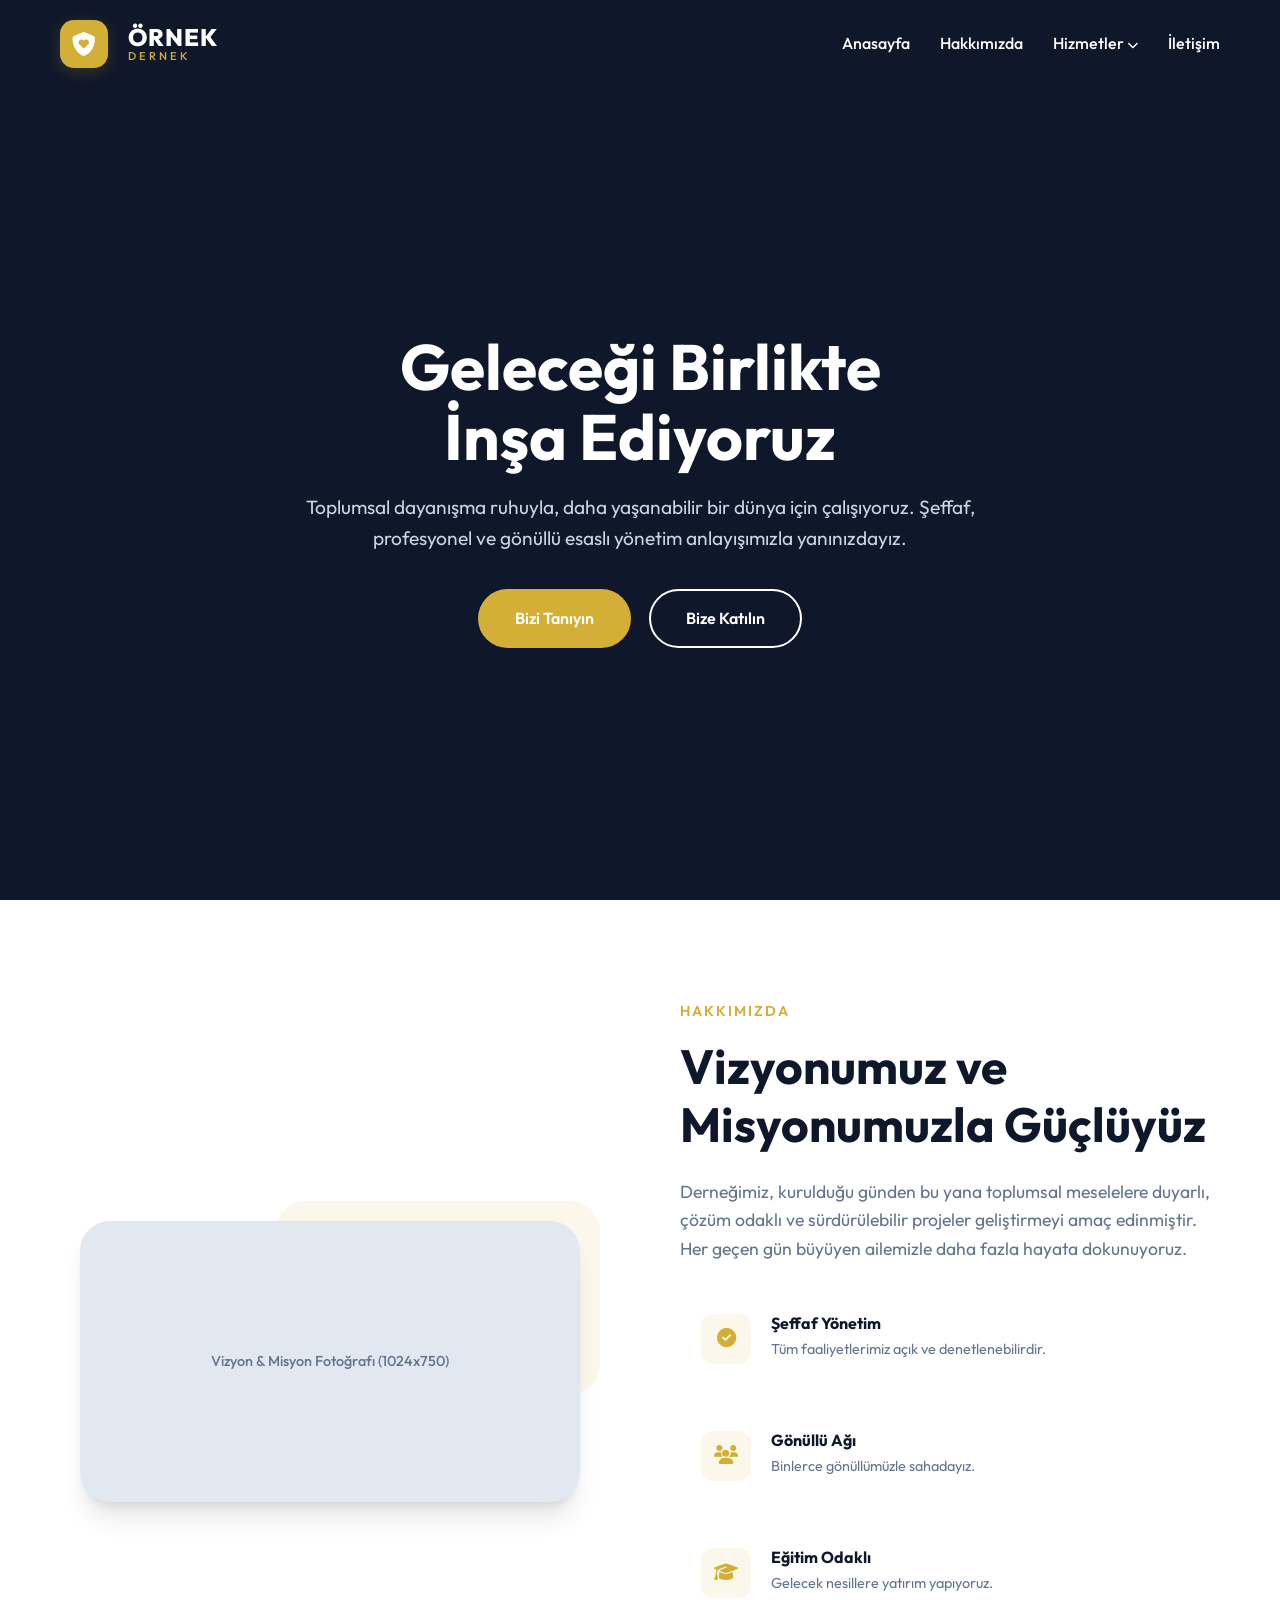
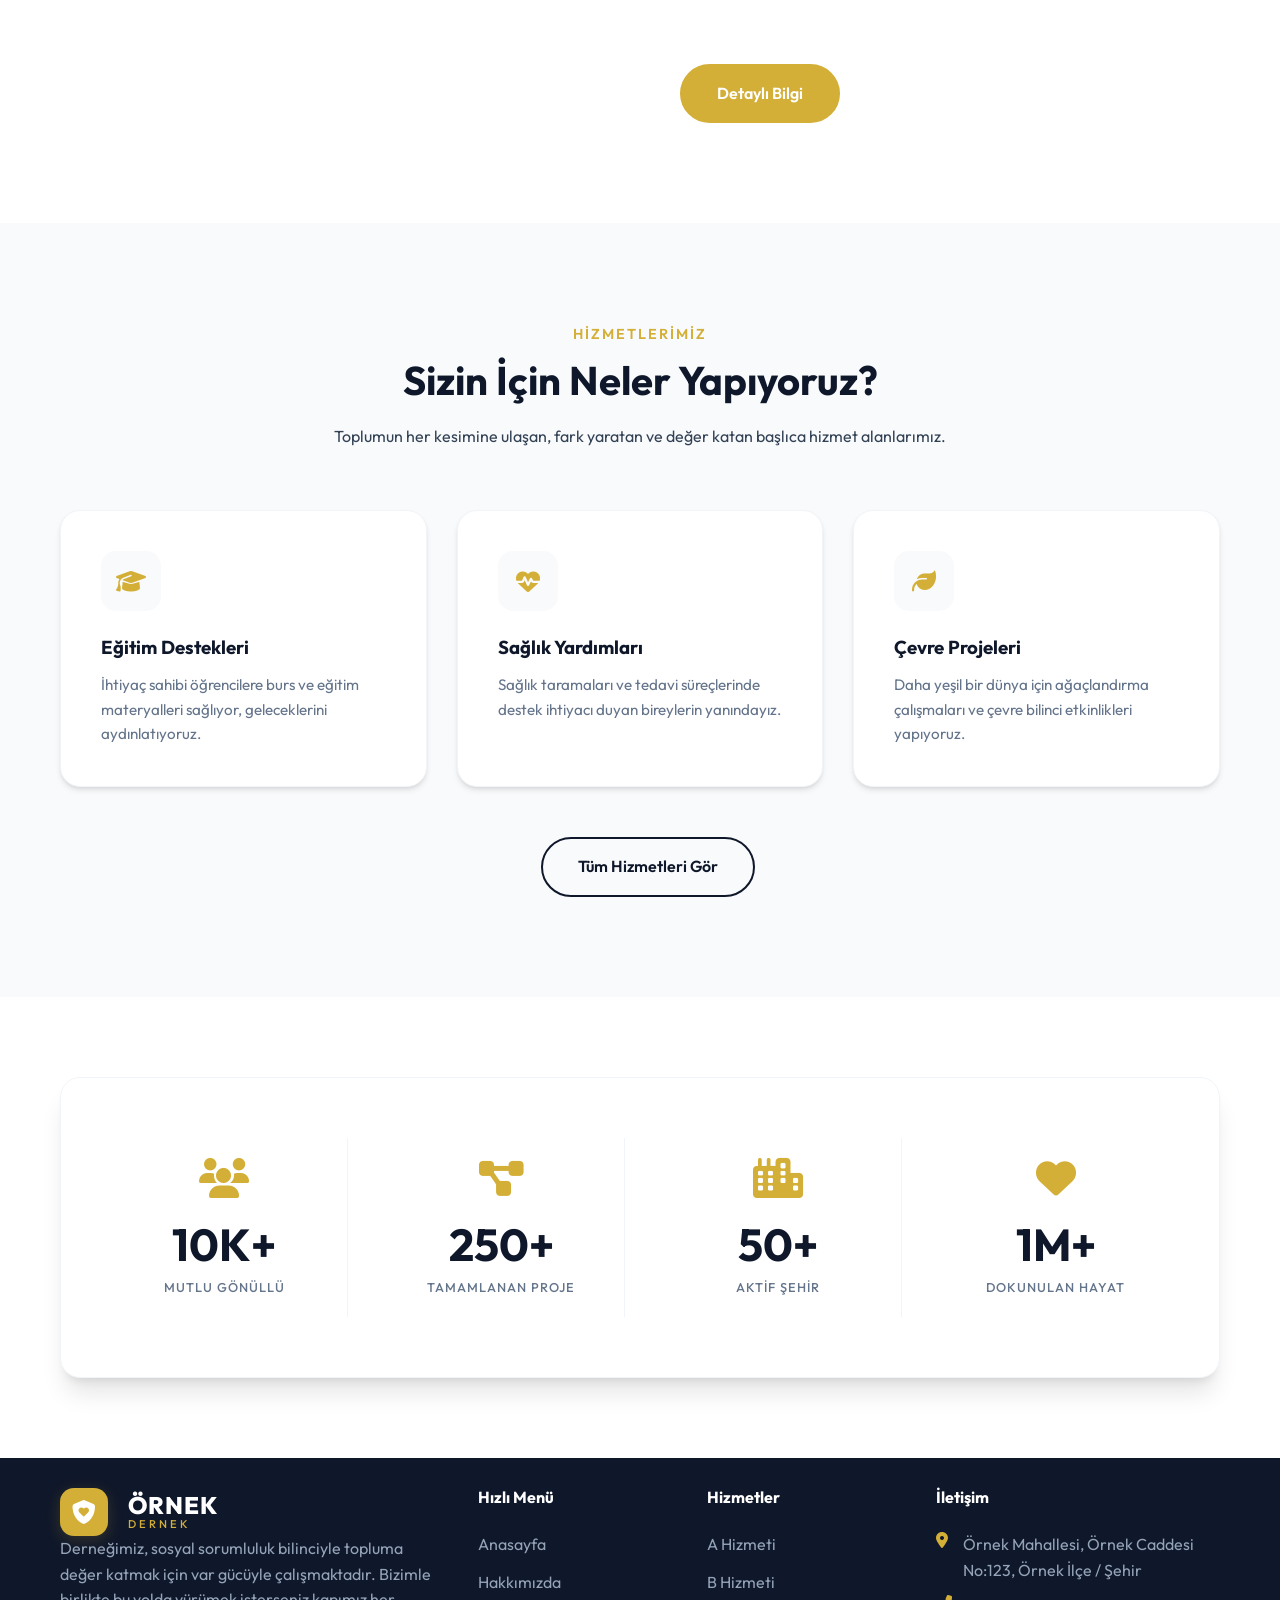
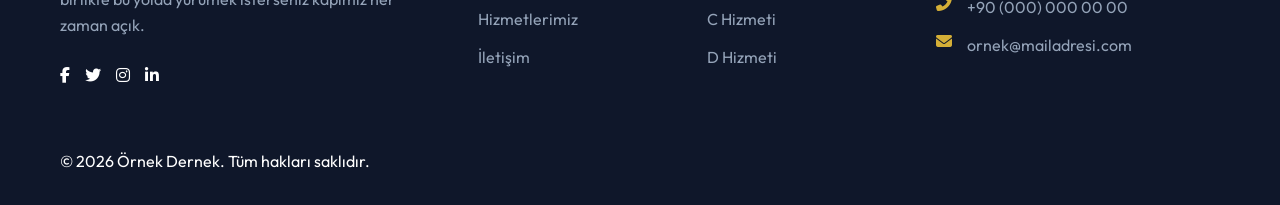
<file: index.html>
<!DOCTYPE html>
<html lang="tr">
<head>
    <meta charset="UTF-8">
    <meta name="viewport" content="width=device-width, initial-scale=1.0">
    <title>Modern Dernek | Profesyonel ve Şık Gelecek</title>
    <meta name="description" content="Toplumsal fayda için çalışan, modern ve şeffaf dernek yönetim sistemi.">
    <!-- Google Fonts -->
    <link rel="preconnect" href="https://fonts.googleapis.com">
    <link rel="preconnect" href="https://fonts.gstatic.com" crossorigin>
    <link href="https://fonts.googleapis.com/css2?family=Outfit:wght@300;400;500;600;700;800&display=swap" rel="stylesheet">
    <!-- Font Awesome -->
    <link rel="stylesheet" href="https://cdnjs.cloudflare.com/ajax/libs/font-awesome/6.4.0/css/all.min.css">
    <link rel="stylesheet" href="style.css">
</head>
<body>

    <!-- Header / Navbar -->
    <header id="main-header">
        <div class="container">
            <nav>
                <a href="index.html" class="logo">
                    <div class="logo-icon"><i class="fas fa-shield-heart"></i></div>
                    <div class="logo-text">
                        <span class="logo-title">ÖRNEK</span>
                        <span class="logo-subtitle">DERNEK</span>
                    </div>
                </a>

                <ul class="nav-links">
                    <li class="nav-item"><a href="index.html" class="nav-link">Anasayfa</a></li>
                    <li class="nav-item"><a href="hakkimizda.html" class="nav-link">Hakkımızda</a></li>
                    <li class="nav-item">
                        <a href="hizmetler.html" class="nav-link">Hizmetler <i class="fas fa-chevron-down" style="font-size: 0.7rem;"></i></a>
                        <div class="dropdown">
                            <a href="hizmet-detay.html" class="dropdown-link">A Hizmeti</a>
                            <a href="hizmet-detay.html" class="dropdown-link">B Hizmeti</a>
                            <a href="hizmet-detay.html" class="dropdown-link">C Hizmeti</a>
                            <a href="hizmet-detay.html" class="dropdown-link">D Hizmeti</a>
                        </div>
                    </li>
                    <li class="nav-item"><a href="iletisim.html" class="nav-link">İletişim</a></li>
                </ul>

                <div class="mobile-toggle">
                    <i class="fas fa-bars"></i>
                </div>
            </nav>
        </div>
    </header>

    <!-- Hero Section -->
    <section class="hero">
        <div class="container text-center">
            <div class="hero-content">
                <h1>Geleceği Birlikte <br><span>İnşa Ediyoruz</span></h1>
                <p>Toplumsal dayanışma ruhuyla, daha yaşanabilir bir dünya için çalışıyoruz. Şeffaf, profesyonel ve gönüllü esaslı yönetim anlayışımızla yanınızdayız.</p>
                <div class="hero-btns">
                    <a href="hakkimizda.html" class="btn btn-primary">Bizi Tanıyın</a>
                    <a href="iletisim.html" class="btn btn-outline">Bize Katılın</a>
                </div>
            </div>
        </div>
    </section>

    <!-- About Section (Home Summary) -->
    <section class="section">
        <div class="container">
            <div class="about-split">
                <div class="about-image-wrapper">
                    <div class="img-placeholder" data-label="Vizyon & Misyon Fotoğrafı (1024x750)"></div>
                </div>
                <div class="about-text">
                    <span>Hakkımızda</span>
                    <h2>Vizyonumuz ve Misyonumuzla Güçlüyüz</h2>
                    <p>Derneğimiz, kurulduğu günden bu yana toplumsal meselelere duyarlı, çözüm odaklı ve sürdürülebilir projeler geliştirmeyi amaç edinmiştir. Her geçen gün büyüyen ailemizle daha fazla hayata dokunuyoruz.</p>
                    
                    <div class="about-features">
                        <div class="feature-item">
                            <i class="fas fa-check-circle"></i>
                            <div class="feature-content">
                                <h4>Şeffaf Yönetim</h4>
                                <p>Tüm faaliyetlerimiz açık ve denetlenebilirdir.</p>
                            </div>
                        </div>
                        <div class="feature-item">
                            <i class="fas fa-users"></i>
                            <div class="feature-content">
                                <h4>Gönüllü Ağı</h4>
                                <p>Binlerce gönüllümüzle sahadayız.</p>
                            </div>
                        </div>
                        <div class="feature-item">
                            <i class="fas fa-graduation-cap"></i>
                            <div class="feature-content">
                                <h4>Eğitim Odaklı</h4>
                                <p>Gelecek nesillere yatırım yapıyoruz.</p>
                            </div>
                        </div>
                    </div>
                    <a href="hakkimizda.html" class="btn btn-primary" style="margin-top: 20px;">Detaylı Bilgi</a>
                </div>
            </div>
        </div>
    </section>

    <!-- Services Section (Home Summary) -->
    <section class="section" style="background: var(--bg-soft);">
        <div class="container">
            <div class="section-header">
                <span>Hizmetlerimiz</span>
                <h2>Sizin İçin Neler Yapıyoruz?</h2>
                <p>Toplumun her kesimine ulaşan, fark yaratan ve değer katan başlıca hizmet alanlarımız.</p>
            </div>

            <div class="services-grid">
                <!-- Service 1 -->
                <div class="service-card">
                    <div class="service-icon">
                        <i class="fas fa-graduation-cap"></i>
                    </div>
                    <h3>Eğitim Destekleri</h3>
                    <p>İhtiyaç sahibi öğrencilere burs ve eğitim materyalleri sağlıyor, geleceklerini aydınlatıyoruz.</p>
                </div>

                <!-- Service 2 -->
                <div class="service-card">
                    <div class="service-icon">
                        <i class="fas fa-heartbeat"></i>
                    </div>
                    <h3>Sağlık Yardımları</h3>
                    <p>Sağlık taramaları ve tedavi süreçlerinde destek ihtiyacı duyan bireylerin yanındayız.</p>
                </div>

                <!-- Service 3 -->
                <div class="service-card">
                    <div class="service-icon">
                        <i class="fas fa-leaf"></i>
                    </div>
                    <h3>Çevre Projeleri</h3>
                    <p>Daha yeşil bir dünya için ağaçlandırma çalışmaları ve çevre bilinci etkinlikleri yapıyoruz.</p>
                </div>
            </div>

            <div class="text-center" style="margin-top: 50px; display: flex; justify-content: center;">
                <a href="hizmetler.html" class="btn btn-outline" style="border-color: var(--primary); color: var(--primary);">Tüm Hizmetleri Gör</a>
            </div>
        </div>
    </section>

    <!-- Stats Section -->
    <section class="stats-section">
        <div class="container">
            <div class="stats-container">
                <div class="stat-item">
                    <i class="fas fa-users"></i>
                    <h2>10K+</h2>
                    <p>Mutlu Gönüllü</p>
                </div>
                <div class="stat-item">
                    <i class="fas fa-project-diagram"></i>
                    <h2>250+</h2>
                    <p>Tamamlanan Proje</p>
                </div>
                <div class="stat-item">
                    <i class="fas fa-city"></i>
                    <h2>50+</h2>
                    <p>Aktif Şehir</p>
                </div>
                <div class="stat-item">
                    <i class="fas fa-heart"></i>
                    <h2>1M+</h2>
                    <p>Dokunulan Hayat</p>
                </div>
            </div>
        </div>
    </section>

    <!-- Footer -->
    <footer>
        <div class="container">
            <div class="footer-grid">
                <div class="footer-info">
                    <a href="index.html" class="logo" style="color: white">
                        <div class="logo-icon"><i class="fas fa-shield-heart"></i></div>
                        <div class="logo-text">
                            <span class="logo-title">ÖRNEK</span>
                            <span class="logo-subtitle">DERNEK</span>
                        </div>
                    </a>
                    <p class="footer-desc">Derneğimiz, sosyal sorumluluk bilinciyle topluma değer katmak için var gücüyle çalışmaktadır. Bizimle birlikte bu yolda yürümek isterseniz kapımız her zaman açık.</p>
                    <div class="social-links" style="display: flex; gap: 15px;">
                        <a href="#"><i class="fab fa-facebook-f"></i></a>
                        <a href="#"><i class="fab fa-twitter"></i></a>
                        <a href="#"><i class="fab fa-instagram"></i></a>
                        <a href="#"><i class="fab fa-linkedin-in"></i></a>
                    </div>
                </div>

                <div class="footer-links">
                    <h4>Hızlı Menü</h4>
                    <ul>
                        <li><a href="index.html">Anasayfa</a></li>
                        <li><a href="hakkimizda.html">Hakkımızda</a></li>
                        <li><a href="hizmetler.html">Hizmetlerimiz</a></li>
                        <li><a href="iletisim.html">İletişim</a></li>
                    </ul>
                </div>

                <div class="footer-links">
                    <h4>Hizmetler</h4>
                    <ul>
                        <li><a href="hizmet-detay.html">A Hizmeti</a></li>
                        <li><a href="hizmet-detay.html">B Hizmeti</a></li>
                        <li><a href="hizmet-detay.html">C Hizmeti</a></li>
                        <li><a href="hizmet-detay.html">D Hizmeti</a></li>
                    </ul>
                </div>

                <div class="footer-links">
                    <h4>İletişim</h4>
                    <ul class="footer-contact">
                        <li>
                            <i class="fas fa-map-marker-alt"></i>
                            <span>Örnek Mahallesi, Örnek Caddesi <br>No:123, Örnek İlçe / Şehir</span>
                        </li>
                        <li>
                            <i class="fas fa-phone-alt"></i>
                            <span>+90 (000) 000 00 00</span>
                        </li>
                        <li>
                            <i class="fas fa-envelope"></i>
                            <span>ornek@mailadresi.com</span>
                        </li>
                    </ul>
                </div>
            </div>

            <div class="copyright">
                <p>&copy; 2026 Örnek Dernek. Tüm hakları saklıdır.</p>
            </div>
        </div>
    </footer>

    <script src="script.js"></script>
</body>
</html>
</file>
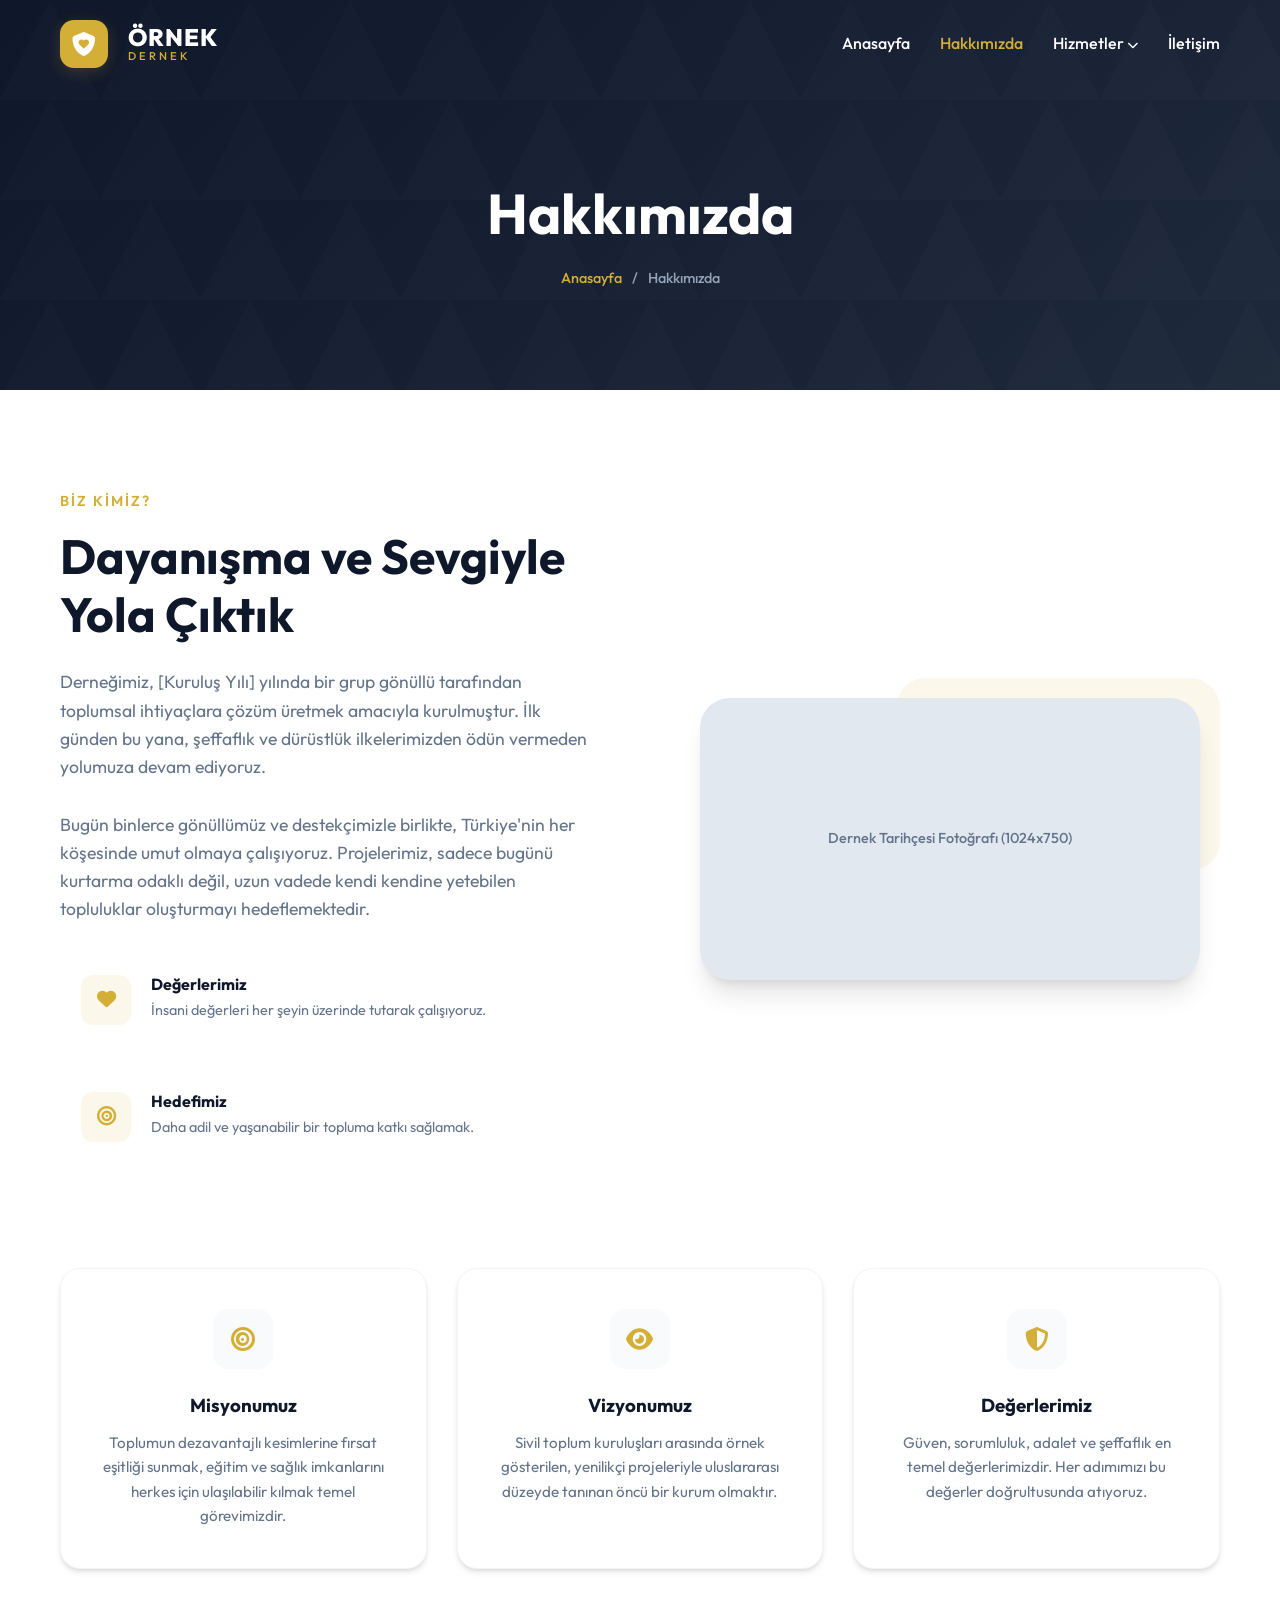
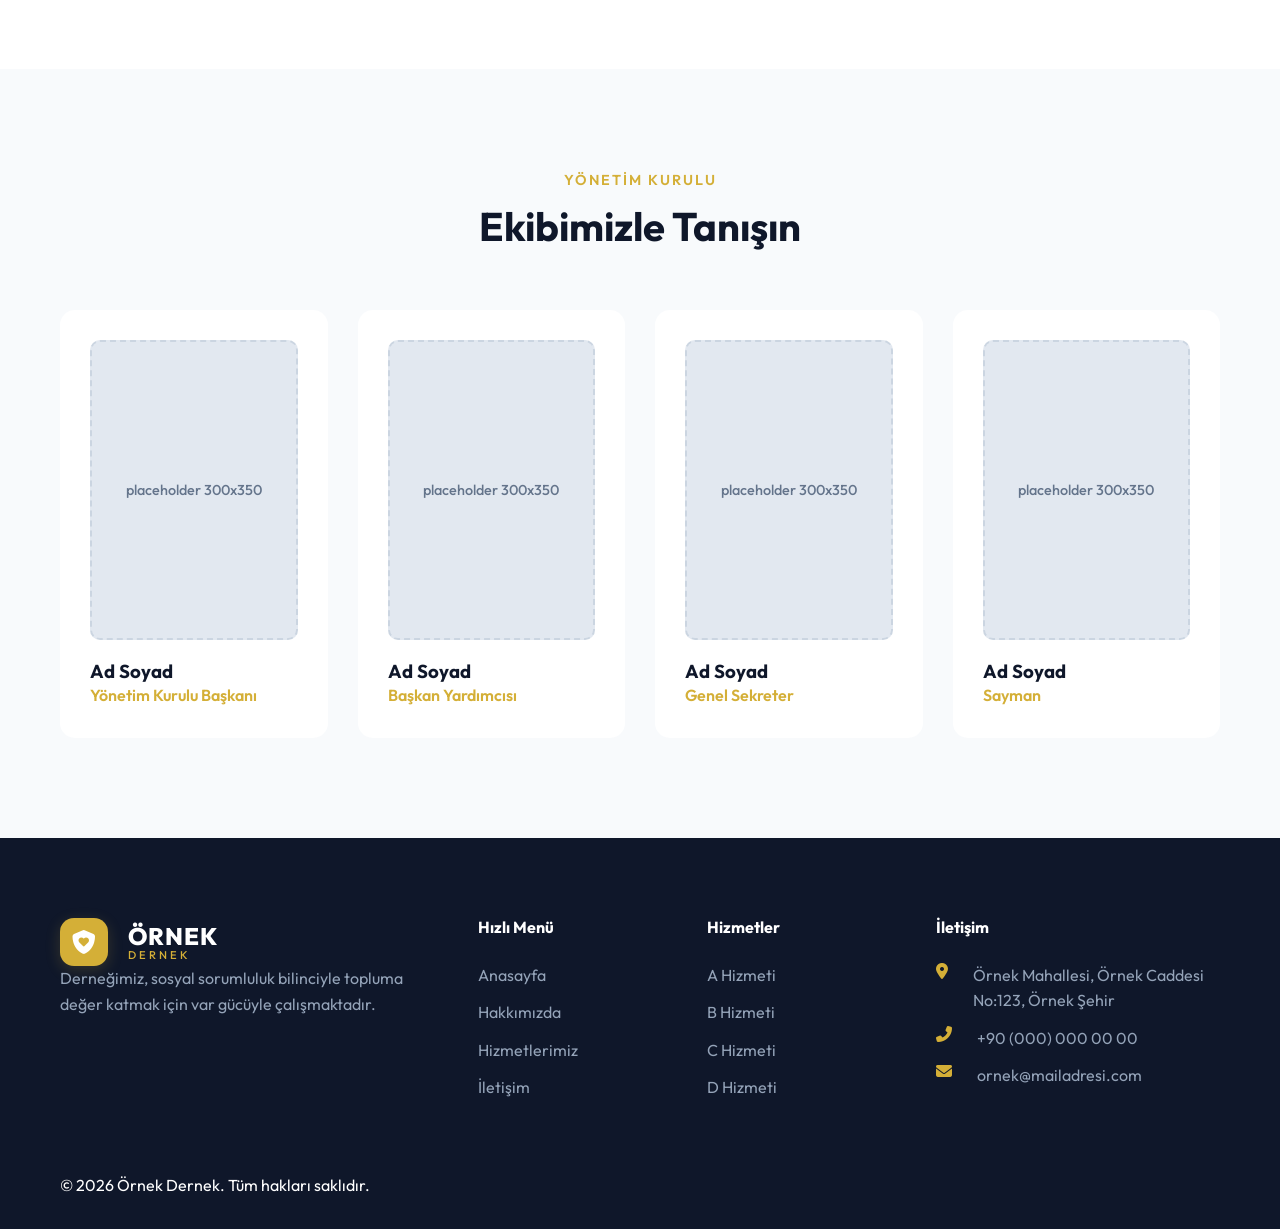
<file: hakkimizda.html>
<!DOCTYPE html>
<html lang="tr">
<head>
    <meta charset="UTF-8">
    <meta name="viewport" content="width=device-width, initial-scale=1.0">
    <title>Hakkımızda | Örnek Vakıf</title>
    <!-- Google Fonts -->
    <link rel="preconnect" href="https://fonts.googleapis.com">
    <link rel="preconnect" href="https://fonts.gstatic.com" crossorigin>
    <link href="https://fonts.googleapis.com/css2?family=Outfit:wght@300;400;500;600;700;800&display=swap" rel="stylesheet">
    <!-- Font Awesome -->
    <link rel="stylesheet" href="https://cdnjs.cloudflare.com/ajax/libs/font-awesome/6.4.0/css/all.min.css">
    <link rel="stylesheet" href="style.css">
</head>
<body>

    <!-- Header / Navbar -->
    <header id="main-header" class="scrolled">
        <div class="container">
            <nav>
                <a href="index.html" class="logo">
                    <div class="logo-icon"><i class="fas fa-shield-heart"></i></div>
                    <div class="logo-text">
                        <span class="logo-title">ÖRNEK</span>
                        <span class="logo-subtitle">DERNEK</span>
                    </div>
                </a>

                <ul class="nav-links">
                    <li class="nav-item"><a href="index.html" class="nav-link">Anasayfa</a></li>
                    <li class="nav-item"><a href="hakkimizda.html" class="nav-link active" style="color: var(--accent);">Hakkımızda</a></li>
                    <li class="nav-item">
                        <a href="hizmetler.html" class="nav-link">Hizmetler <i class="fas fa-chevron-down" style="font-size: 0.7rem;"></i></a>
                        <div class="dropdown">
                            <a href="hizmet-detay.html" class="dropdown-link">A Hizmeti</a>
                            <a href="hizmet-detay.html" class="dropdown-link">B Hizmeti</a>
                            <a href="hizmet-detay.html" class="dropdown-link">C Hizmeti</a>
                            <a href="hizmet-detay.html" class="dropdown-link">D Hizmeti</a>
                        </div>
                    </li>
                    <li class="nav-item"><a href="iletisim.html" class="nav-link">İletişim</a></li>
                </ul>

                <div class="mobile-toggle">
                    <i class="fas fa-bars"></i>
                </div>
            </nav>
        </div>
    </header>

    <!-- Page Header Section -->
    <section class="page-header-section">
        <div class="container page-header-content">
            <h1>Hakkımızda</h1>
            <div class="breadcrumb">
                <a href="index.html">Anasayfa</a>
                <span>/</span>
                <span>Hakkımızda</span>
            </div>
        </div>
    </section>

    <!-- Content Section -->
    <section class="section">
        <div class="container">
            <div class="about-split">
                <div class="about-text">
                    <span>Biz Kimiz?</span>
                    <h2>Dayanışma ve Sevgiyle Yola Çıktık</h2>
                    <p>Derneğimiz, [Kuruluş Yılı] yılında bir grup gönüllü tarafından toplumsal ihtiyaçlara çözüm üretmek amacıyla kurulmuştur. İlk günden bu yana, şeffaflık ve dürüstlük ilkelerimizden ödün vermeden yolumuza devam ediyoruz.</p>
                    <p>Bugün binlerce gönüllümüz ve destekçimizle birlikte, Türkiye'nin her köşesinde umut olmaya çalışıyoruz. Projelerimiz, sadece bugünü kurtarma odaklı değil, uzun vadede kendi kendine yetebilen topluluklar oluşturmayı hedeflemektedir.</p>
                    
                    <div class="about-features" style="margin-top: 30px;">
                        <div class="feature-item">
                            <i class="fas fa-heart"></i>
                            <div class="feature-content">
                                <h4>Değerlerimiz</h4>
                                <p>İnsani değerleri her şeyin üzerinde tutarak çalışıyoruz.</p>
                            </div>
                        </div>
                        <div class="feature-item">
                            <i class="fas fa-bullseye"></i>
                            <div class="feature-content">
                                <h4>Hedefimiz</h4>
                                <p>Daha adil ve yaşanabilir bir topluma katkı sağlamak.</p>
                            </div>
                        </div>
                    </div>
                </div>
                <div class="about-image-wrapper">
                    <div class="img-placeholder" data-label="Dernek Tarihçesi Fotoğrafı (1024x750)"></div>
                </div>
            </div>

            <div class="services-grid" style="margin-top: 80px;">
                <div class="service-card" style="text-align: center;">
                    <div class="service-icon" style="margin: 0 auto 25px;">
                        <i class="fas fa-bullseye"></i>
                    </div>
                    <h3>Misyonumuz</h3>
                    <p>Toplumun dezavantajlı kesimlerine fırsat eşitliği sunmak, eğitim ve sağlık imkanlarını herkes için ulaşılabilir kılmak temel görevimizdir.</p>
                </div>
                <div class="service-card" style="text-align: center;">
                    <div class="service-icon" style="margin: 0 auto 25px;">
                        <i class="fas fa-eye"></i>
                    </div>
                    <h3>Vizyonumuz</h3>
                    <p>Sivil toplum kuruluşları arasında örnek gösterilen, yenilikçi projeleriyle uluslararası düzeyde tanınan öncü bir kurum olmaktır.</p>
                </div>
                <div class="service-card" style="text-align: center;">
                    <div class="service-icon" style="margin: 0 auto 25px;">
                        <i class="fas fa-shield-alt"></i>
                    </div>
                    <h3>Değerlerimiz</h3>
                    <p>Güven, sorumluluk, adalet ve şeffaflık en temel değerlerimizdir. Her adımımızı bu değerler doğrultusunda atıyoruz.</p>
                </div>
            </div>
        </div>
    </section>

    <!-- Team / Board Section -->
    <section class="section" style="background: var(--bg-soft);">
        <div class="container">
            <div class="section-header">
                <span>Yönetim Kurulu</span>
                <h2>Ekibimizle Tanışın</h2>
            </div>
            <div class="services-grid" style="grid-template-columns: repeat(auto-fit, minmax(250px, 1fr));">
                <div class="team-card text-center" style="background: white; padding: 30px; border-radius: 15px;">
                    <div class="img-placeholder" data-label="placeholder 300x350" style="height: 300px; border-radius: 10px; margin-bottom: 20px;"></div>
                    <h3>Ad Soyad</h3>
                    <p style="color: var(--accent); font-weight: 600;">Yönetim Kurulu Başkanı</p>
                </div>
                <div class="team-card text-center" style="background: white; padding: 30px; border-radius: 15px;">
                    <div class="img-placeholder" data-label="placeholder 300x350" style="height: 300px; border-radius: 10px; margin-bottom: 20px;"></div>
                    <h3>Ad Soyad</h3>
                    <p style="color: var(--accent); font-weight: 600;">Başkan Yardımcısı</p>
                </div>
                <div class="team-card text-center" style="background: white; padding: 30px; border-radius: 15px;">
                    <div class="img-placeholder" data-label="placeholder 300x350" style="height: 300px; border-radius: 10px; margin-bottom: 20px;"></div>
                    <h3>Ad Soyad</h3>
                    <p style="color: var(--accent); font-weight: 600;">Genel Sekreter</p>
                </div>
                <div class="team-card text-center" style="background: white; padding: 30px; border-radius: 15px;">
                    <div class="img-placeholder" data-label="placeholder 300x350" style="height: 300px; border-radius: 10px; margin-bottom: 20px;"></div>
                    <h3>Ad Soyad</h3>
                    <p style="color: var(--accent); font-weight: 600;">Sayman</p>
                </div>
            </div>
        </div>
    </section>

    <!-- Footer -->
    <footer>
        <div class="container">
            <div class="footer-grid">
                <div class="footer-info">
                    <a href="index.html" class="logo" style="color: white">
                        <div class="logo-icon"><i class="fas fa-shield-heart"></i></div>
                        <div class="logo-text">
                            <span class="logo-title">ÖRNEK</span>
                            <span class="logo-subtitle">DERNEK</span>
                        </div>
                    </a>
                    <p class="footer-desc">Derneğimiz, sosyal sorumluluk bilinciyle topluma değer katmak için var gücüyle çalışmaktadır.</p>
                </div>
                <div class="footer-links">
                    <h4>Hızlı Menü</h4>
                    <ul>
                        <li><a href="index.html">Anasayfa</a></li>
                        <li><a href="hakkimizda.html">Hakkımızda</a></li>
                        <li><a href="hizmetler.html">Hizmetlerimiz</a></li>
                        <li><a href="iletisim.html">İletişim</a></li>
                    </ul>
                </div>
                <div class="footer-links">
                    <h4>Hizmetler</h4>
                    <ul>
                        <li><a href="hizmet-detay.html">A Hizmeti</a></li>
                        <li><a href="hizmet-detay.html">B Hizmeti</a></li>
                        <li><a href="hizmet-detay.html">C Hizmeti</a></li>
                        <li><a href="hizmet-detay.html">D Hizmeti</a></li>
                    </ul>
                </div>
                <div class="footer-links">
                    <h4>İletişim</h4>
                    <ul class="footer-contact">
                        <li><i class="fas fa-map-marker-alt" style="color: var(--accent); margin-right: 10px;"></i><span>Örnek Mahallesi, Örnek Caddesi No:123, Örnek Şehir</span></li>
                        <li><i class="fas fa-phone-alt" style="color: var(--accent); margin-right: 10px;"></i><span>+90 (000) 000 00 00</span></li>
                        <li><i class="fas fa-envelope" style="color: var(--accent); margin-right: 10px;"></i><span>ornek@mailadresi.com</span></li>
                    </ul>
                </div>
            </div>
            <div class="copyright">
                <p>&copy; 2026 Örnek Dernek. Tüm hakları saklıdır.</p>
            </div>
        </div>
    </footer>

    <script src="script.js"></script>
</body>
</html>
</file>
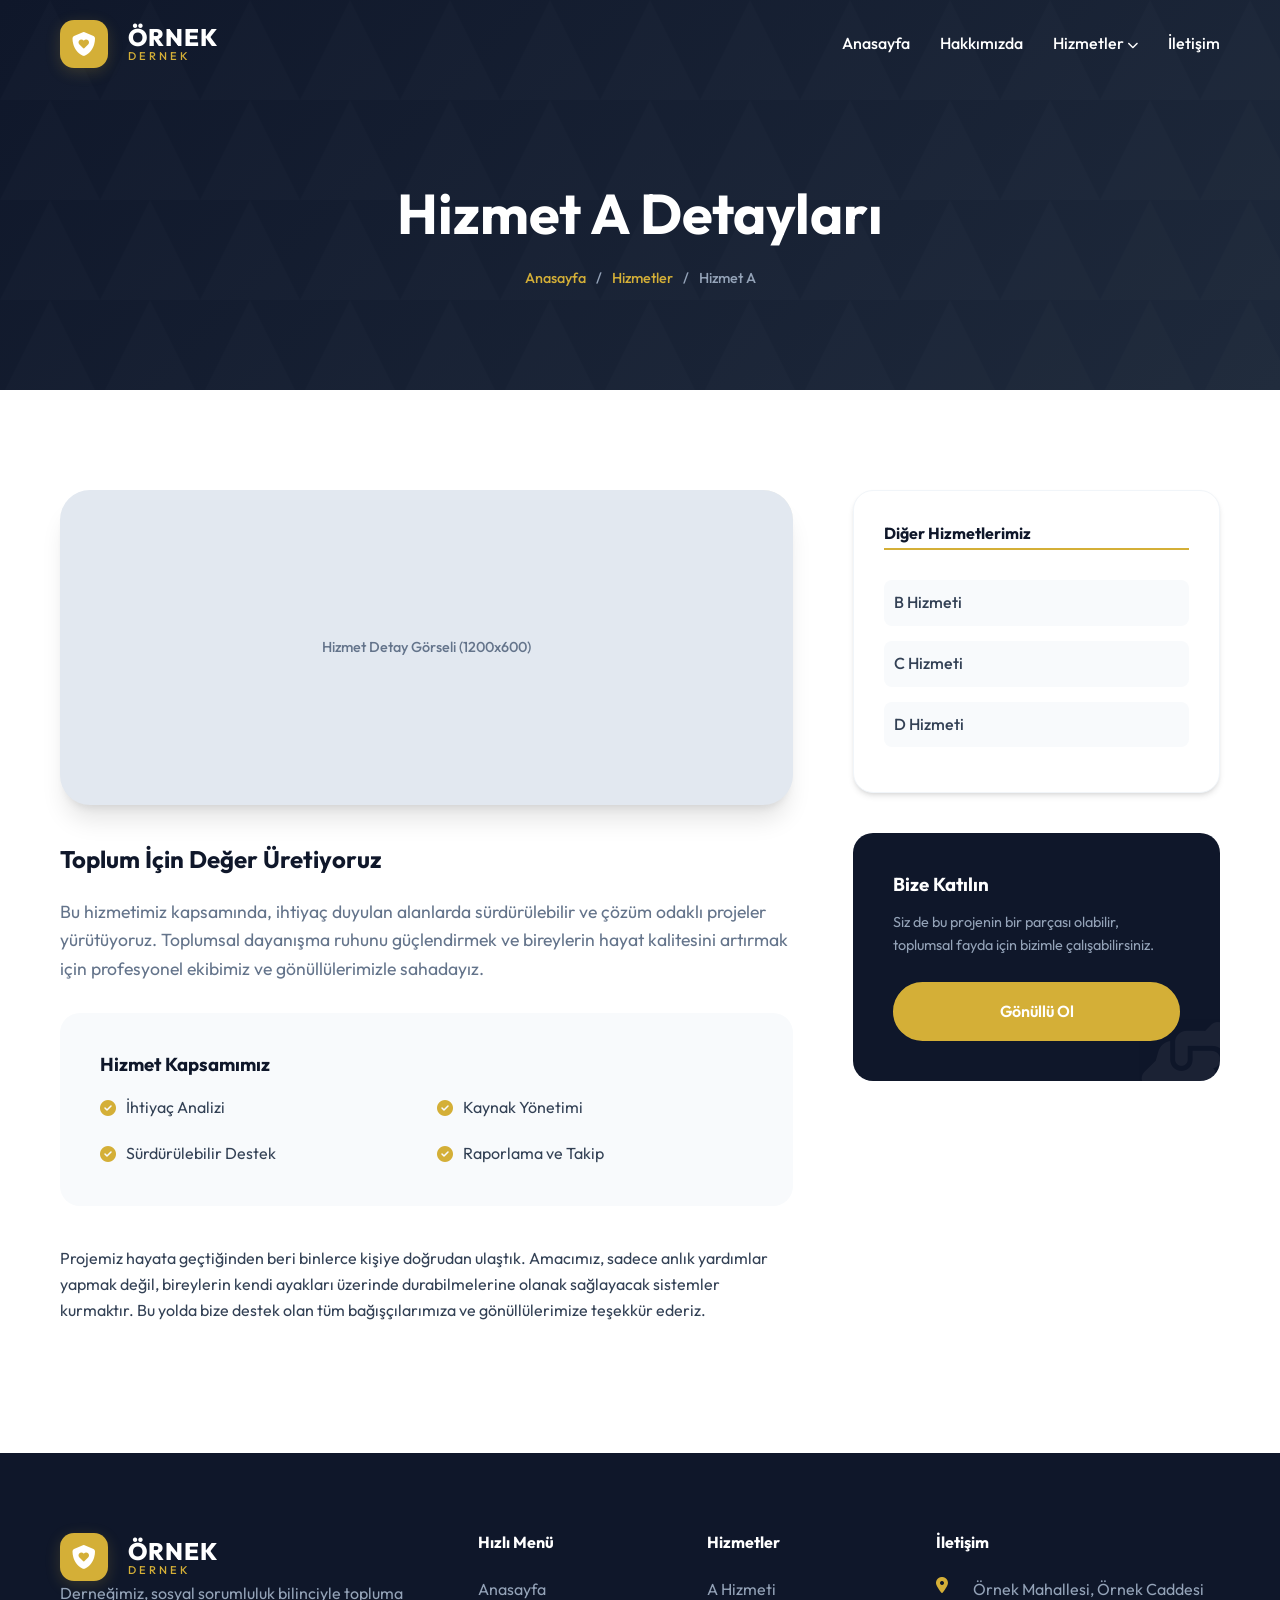
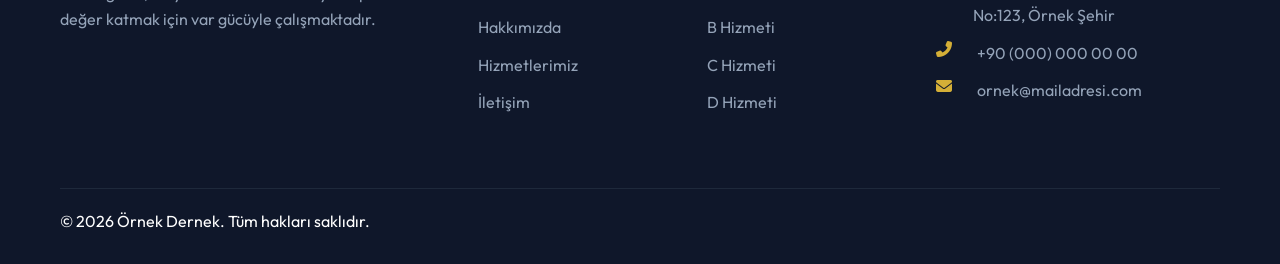
<file: hizmet-detay.html>
<!DOCTYPE html>
<html lang="tr">
<head>
    <meta charset="UTF-8">
    <meta name="viewport" content="width=device-width, initial-scale=1.0">
    <title>Hizmet Detayı | Örnek Dernek</title>
    <!-- Google Fonts -->
    <link rel="preconnect" href="https://fonts.googleapis.com">
    <link rel="preconnect" href="https://fonts.gstatic.com" crossorigin>
    <link href="https://fonts.googleapis.com/css2?family=Outfit:wght@300;400;500;600;700;800&display=swap" rel="stylesheet">
    <!-- Font Awesome -->
    <link rel="stylesheet" href="https://cdnjs.cloudflare.com/ajax/libs/font-awesome/6.4.0/css/all.min.css">
    <link rel="stylesheet" href="style.css">
</head>
<body>

    <!-- Header / Navbar -->
    <header id="main-header" class="scrolled">
        <div class="container">
            <nav>
                <a href="index.html" class="logo">
                    <div class="logo-icon"><i class="fas fa-shield-heart"></i></div>
                    <div class="logo-text">
                        <span class="logo-title">ÖRNEK</span>
                        <span class="logo-subtitle">DERNEK</span>
                    </div>
                </a>

                <ul class="nav-links">
                    <li class="nav-item"><a href="index.html" class="nav-link">Anasayfa</a></li>
                    <li class="nav-item"><a href="hakkimizda.html" class="nav-link">Hakkımızda</a></li>
                    <li class="nav-item">
                        <a href="hizmetler.html" class="nav-link">Hizmetler <i class="fas fa-chevron-down" style="font-size: 0.7rem;"></i></a>
                        <div class="dropdown">
                            <a href="hizmet-detay.html" class="dropdown-link">A Hizmeti</a>
                            <a href="hizmet-detay.html" class="dropdown-link">B Hizmeti</a>
                            <a href="hizmet-detay.html" class="dropdown-link">C Hizmeti</a>
                            <a href="hizmet-detay.html" class="dropdown-link">D Hizmeti</a>
                        </div>
                    </li>
                    <li class="nav-item"><a href="iletisim.html" class="nav-link">İletişim</a></li>
                </ul>

                <div class="mobile-toggle">
                    <i class="fas fa-bars"></i>
                </div>
            </nav>
        </div>
    </header>

    <!-- Page Header Section -->
    <section class="page-header-section">
        <div class="container page-header-content">
            <h1>Hizmet A Detayları</h1>
            <div class="breadcrumb">
                <a href="index.html">Anasayfa</a>
                <span>/</span>
                <a href="hizmetler.html">Hizmetler</a>
                <span>/</span>
                <span>Hizmet A</span>
            </div>
        </div>
    </section>

    <!-- Service Detail Content -->
    <section class="section">
        <div class="container">
            <div class="detail-layout">
                <!-- Main Content -->
                <div class="detail-main">
                    <div class="about-image-wrapper" style="margin-bottom: 40px; padding: 0;">
                        <div class="img-placeholder" data-label="Hizmet Detay Görseli (1200x600)" style="aspect-ratio: 21/9;"></div>
                    </div>
                    
                    <h2 style="margin-bottom: 25px;">Toplum İçin Değer Üretiyoruz</h2>
                    <p style="font-size: 1.1rem; color: var(--text-light); margin-bottom: 30px;">
                        Bu hizmetimiz kapsamında, ihtiyaç duyulan alanlarda sürdürülebilir ve çözüm odaklı projeler yürütüyoruz. 
                        Toplumsal dayanışma ruhunu güçlendirmek ve bireylerin hayat kalitesini artırmak için profesyonel ekibimiz ve gönüllülerimizle sahadayız.
                    </p>
                    
                    <div class="content-box">
                        <h3 style="margin-bottom: 20px;">Hizmet Kapsamımız</h3>
                        <ul class="inner-grid-2">
                            <li style="display: flex; align-items: center; gap: 10px;">
                                <i class="fas fa-check-circle" style="color: var(--accent);"></i>
                                <span>İhtiyaç Analizi</span>
                            </li>
                            <li style="display: flex; align-items: center; gap: 10px;">
                                <i class="fas fa-check-circle" style="color: var(--accent);"></i>
                                <span>Kaynak Yönetimi</span>
                            </li>
                            <li style="display: flex; align-items: center; gap: 10px;">
                                <i class="fas fa-check-circle" style="color: var(--accent);"></i>
                                <span>Sürdürülebilir Destek</span>
                            </li>
                            <li style="display: flex; align-items: center; gap: 10px;">
                                <i class="fas fa-check-circle" style="color: var(--accent);"></i>
                                <span>Raporlama ve Takip</span>
                            </li>
                        </ul>
                    </div>

                    <p style="margin-bottom: 30px;">
                        Projemiz hayata geçtiğinden beri binlerce kişiye doğrudan ulaştık. Amacımız, sadece anlık yardımlar yapmak değil, bireylerin kendi ayakları üzerinde durabilmelerine olanak sağlayacak sistemler kurmaktır. Bu yolda bize destek olan tüm bağışçılarımıza ve gönüllülerimize teşekkür ederiz.
                    </p>
                </div>

                <!-- Sidebar -->
                <aside class="detail-sidebar">
                    <div style="background: var(--white); padding: 30px; border-radius: 20px; box-shadow: var(--shadow); margin-bottom: 40px; border: 1px solid #f1f5f9;">
                        <h4 style="margin-bottom: 20px; border-bottom: 2px solid var(--accent); display: inline-block; padding-bottom: 5px;">Diğer Hizmetlerimiz</h4>
                        <ul style="margin-top: 10px;">
                            <li style="margin-bottom: 15px;"><a href="#" style="font-weight: 500; display: block; padding: 10px; background: var(--bg-soft); border-radius: 8px;">B Hizmeti</a></li>
                            <li style="margin-bottom: 15px;"><a href="#" style="font-weight: 500; display: block; padding: 10px; background: var(--bg-soft); border-radius: 8px;">C Hizmeti</a></li>
                            <li style="margin-bottom: 15px;"><a href="#" style="font-weight: 500; display: block; padding: 10px; background: var(--bg-soft); border-radius: 8px;">D Hizmeti</a></li>
                        </ul>
                    </div>

                    <div style="background: var(--primary); color: var(--white); padding: 40px; border-radius: 20px; position: relative; overflow: hidden;">
                        <h3 style="color: var(--white); margin-bottom: 15px;">Bize Katılın</h3>
                        <p style="color: #94a3b8; font-size: 0.9rem; margin-bottom: 25px;">Siz de bu projenin bir parçası olabilir, toplumsal fayda için bizimle çalışabilirsiniz.</p>
                        <a href="iletisim.html" class="btn btn-primary" style="display: block; text-align: center;">Gönüllü Ol</a>
                        <i class="fas fa-hands-helping" style="position: absolute; bottom: -20px; right: -20px; font-size: 5rem; opacity: 0.05;"></i>
                    </div>
                </aside>
            </div>
        </div>
    </section>

    <!-- Footer -->
    <footer>
        <div class="container">
            <div class="footer-grid">
                <div class="footer-info">
                    <a href="index.html" class="logo" style="color: white">
                        <div class="logo-icon"><i class="fas fa-shield-heart"></i></div>
                        <div class="logo-text">
                            <span class="logo-title">ÖRNEK</span>
                            <span class="logo-subtitle">DERNEK</span>
                        </div>
                    </a>
                    <p class="footer-desc">Derneğimiz, sosyal sorumluluk bilinciyle topluma değer katmak için var gücüyle çalışmaktadır.</p>
                </div>
                <div class="footer-links">
                    <h4>Hızlı Menü</h4>
                    <ul>
                        <li><a href="index.html">Anasayfa</a></li>
                        <li><a href="hakkimizda.html">Hakkımızda</a></li>
                        <li><a href="hizmetler.html">Hizmetlerimiz</a></li>
                        <li><a href="iletisim.html">İletişim</a></li>
                    </ul>
                </div>
                <div class="footer-links">
                    <h4>Hizmetler</h4>
                    <ul>
                        <li><a href="hizmet-detay.html">A Hizmeti</a></li>
                        <li><a href="hizmet-detay.html">B Hizmeti</a></li>
                        <li><a href="hizmet-detay.html">C Hizmeti</a></li>
                        <li><a href="hizmet-detay.html">D Hizmeti</a></li>
                    </ul>
                </div>
                <div class="footer-links">
                    <h4>İletişim</h4>
                    <ul class="footer-contact">
                        <li><i class="fas fa-map-marker-alt" style="color: var(--accent); margin-right: 10px;"></i><span>Örnek Mahallesi, Örnek Caddesi No:123, Örnek Şehir</span></li>
                        <li><i class="fas fa-phone-alt" style="color: var(--accent); margin-right: 10px;"></i><span>+90 (000) 000 00 00</span></li>
                        <li><i class="fas fa-envelope" style="color: var(--accent); margin-right: 10px;"></i><span>ornek@mailadresi.com</span></li>
                    </ul>
                </div>
            </div>
            <div class="copyright" style="border-top: 1px solid #1e293b; margin-top: 40px; padding-top: 20px;">
                <p>&copy; 2026 Örnek Dernek. Tüm hakları saklıdır.</p>
            </div>
        </div>
    </footer>

    <script src="script.js"></script>
</body>
</html>
</file>
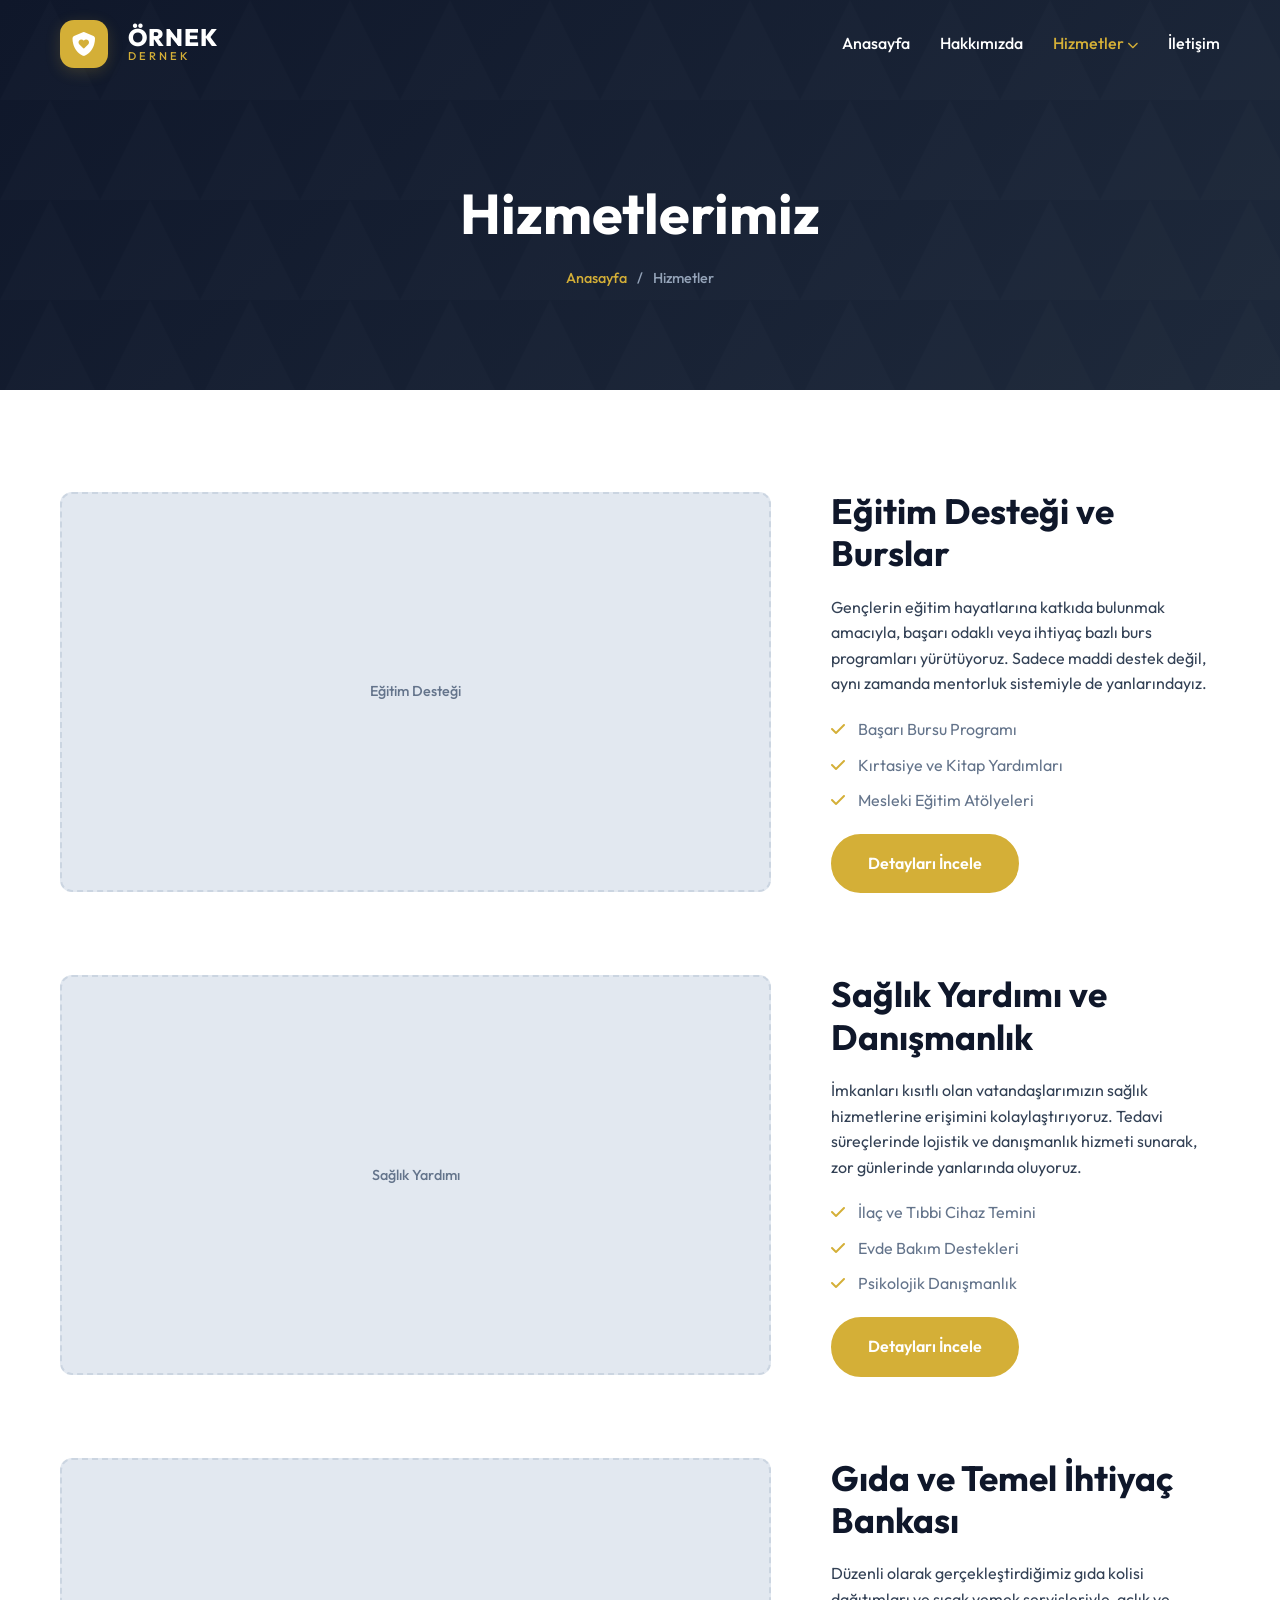
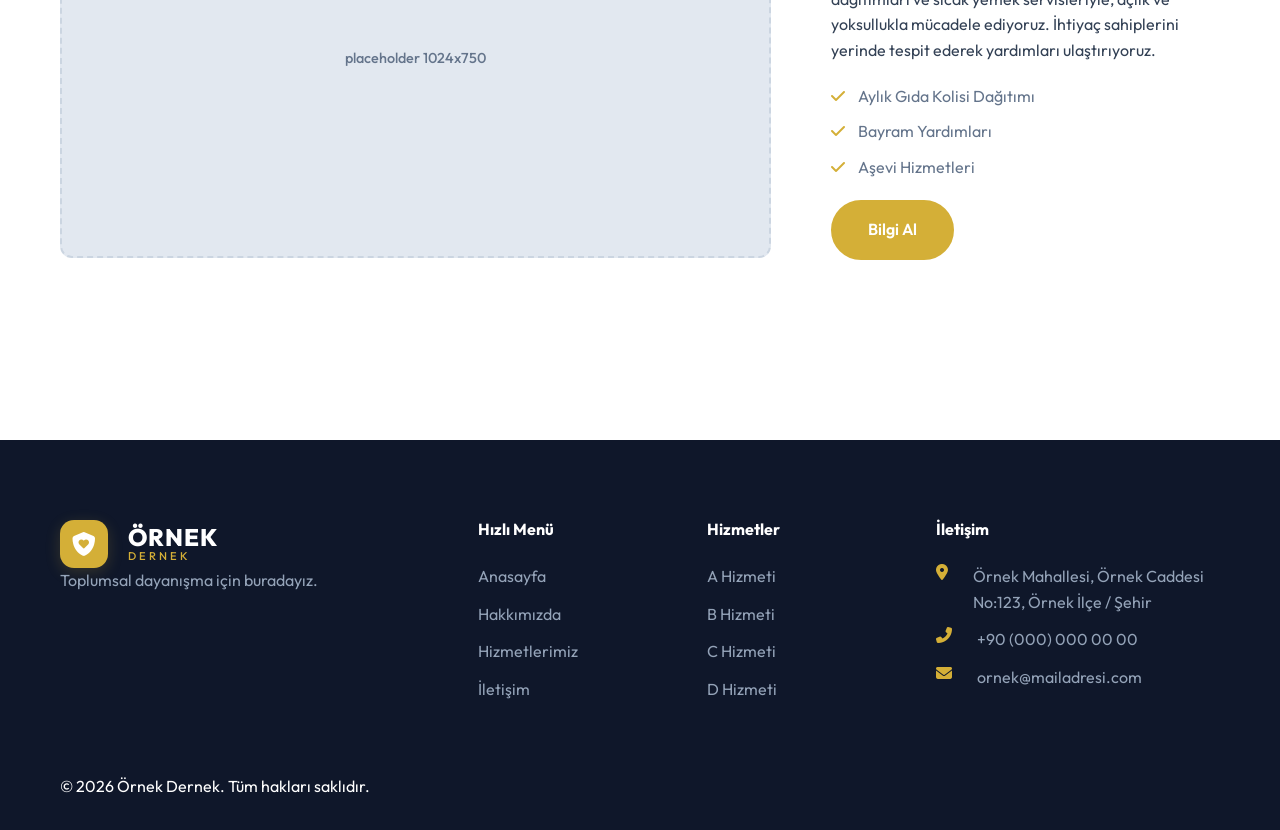
<file: hizmetler.html>
<!DOCTYPE html>
<html lang="tr">
<head>
    <meta charset="UTF-8">
    <meta name="viewport" content="width=device-width, initial-scale=1.0">
    <title>Hizmetlerimiz | Örnek Vakıf</title>
    <!-- Google Fonts -->
    <link rel="preconnect" href="https://fonts.googleapis.com">
    <link rel="preconnect" href="https://fonts.gstatic.com" crossorigin>
    <link href="https://fonts.googleapis.com/css2?family=Outfit:wght@300;400;500;600;700;800&display=swap" rel="stylesheet">
    <!-- Font Awesome -->
    <link rel="stylesheet" href="https://cdnjs.cloudflare.com/ajax/libs/font-awesome/6.4.0/css/all.min.css">
    <link rel="stylesheet" href="style.css">
</head>
<body>

    <!-- Header / Navbar -->
    <header id="main-header" class="scrolled">
        <div class="container">
            <nav>
                <a href="index.html" class="logo">
                    <div class="logo-icon"><i class="fas fa-shield-heart"></i></div>
                    <div class="logo-text">
                        <span class="logo-title">ÖRNEK</span>
                        <span class="logo-subtitle">DERNEK</span>
                    </div>
                </a>

                <ul class="nav-links">
                    <li class="nav-item"><a href="index.html" class="nav-link">Anasayfa</a></li>
                    <li class="nav-item"><a href="hakkimizda.html" class="nav-link">Hakkımızda</a></li>
                    <li class="nav-item">
                        <a href="hizmetler.html" class="nav-link active" style="color: var(--accent);">Hizmetler <i class="fas fa-chevron-down" style="font-size: 0.7rem;"></i></a>
                        <div class="dropdown">
                            <a href="hizmet-detay.html" class="dropdown-link">A Hizmeti</a>
                            <a href="hizmet-detay.html" class="dropdown-link">B Hizmeti</a>
                            <a href="hizmet-detay.html" class="dropdown-link">C Hizmeti</a>
                            <a href="hizmet-detay.html" class="dropdown-link">D Hizmeti</a>
                        </div>
                    </li>
                    <li class="nav-item"><a href="iletisim.html" class="nav-link">İletişim</a></li>
                </ul>

                <div class="mobile-toggle">
                    <i class="fas fa-bars"></i>
                </div>
            </nav>
        </div>
    </header>

    <!-- Page Header Section -->
    <section class="page-header-section">
        <div class="container page-header-content">
            <h1>Hizmetlerimiz</h1>
            <div class="breadcrumb">
                <a href="index.html">Anasayfa</a>
                <span>/</span>
                <span>Hizmetler</span>
            </div>
        </div>
    </section>

    <!-- Services Grid Detailed -->
    <section class="section">
        <div class="container">
            <div class="services-grid-wrapper">
                
                <!-- Service Detail 1 -->
                <div class="service-detail-item">
                    <div class="service-img">
                        <div class="img-placeholder" data-label="Eğitim Desteği" style="height: 400px;"></div>
                    </div>
                    <div class="service-text">
                        <h2 style="font-size: 2.2rem; margin-bottom: 20px;">Eğitim Desteği ve Burslar</h2>
                        <p>Gençlerin eğitim hayatlarına katkıda bulunmak amacıyla, başarı odaklı veya ihtiyaç bazlı burs programları yürütüyoruz. Sadece maddi destek değil, aynı zamanda mentorluk sistemiyle de yanlarındayız.</p>
                        <ul style="margin: 20px 0; color: var(--text-light);">
                            <li style="margin-bottom: 10px;"><i class="fas fa-check" style="color: var(--accent); margin-right: 10px;"></i> Başarı Bursu Programı</li>
                            <li style="margin-bottom: 10px;"><i class="fas fa-check" style="color: var(--accent); margin-right: 10px;"></i> Kırtasiye ve Kitap Yardımları</li>
                            <li style="margin-bottom: 10px;"><i class="fas fa-check" style="color: var(--accent); margin-right: 10px;"></i> Mesleki Eğitim Atölyeleri</li>
                        </ul>
                        <a href="hizmet-detay.html" class="btn btn-primary">Detayları İncele</a>
                    </div>
                </div>

                <!-- Service Detail 2 -->
                <div class="service-detail-item">
                    <div class="service-text" style="order: 2;">
                        <h2 style="font-size: 2.2rem; margin-bottom: 20px;">Sağlık Yardımı ve Danışmanlık</h2>
                        <p>İmkanları kısıtlı olan vatandaşlarımızın sağlık hizmetlerine erişimini kolaylaştırıyoruz. Tedavi süreçlerinde lojistik ve danışmanlık hizmeti sunarak, zor günlerinde yanlarında oluyoruz.</p>
                        <ul style="margin: 20px 0; color: var(--text-light);">
                            <li style="margin-bottom: 10px;"><i class="fas fa-check" style="color: var(--accent); margin-right: 10px;"></i> İlaç ve Tıbbi Cihaz Temini</li>
                            <li style="margin-bottom: 10px;"><i class="fas fa-check" style="color: var(--accent); margin-right: 10px;"></i> Evde Bakım Destekleri</li>
                            <li style="margin-bottom: 10px;"><i class="fas fa-check" style="color: var(--accent); margin-right: 10px;"></i> Psikolojik Danışmanlık</li>
                        </ul>
                        <a href="hizmet-detay.html" class="btn btn-primary">Detayları İncele</a>
                    </div>
                    <div class="service-img" style="order: 1;">
                        <div class="img-placeholder" data-label="Sağlık Yardımı" style="height: 400px;"></div>
                    </div>
                </div>

                <!-- Service Detail 3 -->
                <div class="service-detail-item">
                    <div class="service-img">
                        <div class="img-placeholder" data-label="placeholder 1024x750" style="height: 400px;"></div>
                    </div>
                    <div class="service-text">
                        <h2 style="font-size: 2.2rem; margin-bottom: 20px;">Gıda ve Temel İhtiyaç Bankası</h2>
                        <p>Düzenli olarak gerçekleştirdiğimiz gıda kolisi dağıtımları ve sıcak yemek servisleriyle, açlık ve yoksullukla mücadele ediyoruz. İhtiyaç sahiplerini yerinde tespit ederek yardımları ulaştırıyoruz.</p>
                        <ul style="margin: 20px 0; color: var(--text-light);">
                            <li style="margin-bottom: 10px;"><i class="fas fa-check" style="color: var(--accent); margin-right: 10px;"></i> Aylık Gıda Kolisi Dağıtımı</li>
                            <li style="margin-bottom: 10px;"><i class="fas fa-check" style="color: var(--accent); margin-right: 10px;"></i> Bayram Yardımları</li>
                            <li style="margin-bottom: 10px;"><i class="fas fa-check" style="color: var(--accent); margin-right: 10px;"></i> Aşevi Hizmetleri</li>
                        </ul>
                        <a href="iletisim.html" class="btn btn-primary">Bilgi Al</a>
                    </div>
                </div>

            </div>
        </div>
    </section>

    <!-- Footer -->
    <footer>
        <div class="container">
            <div class="footer-grid">
                <div class="footer-info">
                    <a href="index.html" class="logo" style="color: white">
                        <div class="logo-icon"><i class="fas fa-shield-heart"></i></div>
                        <div class="logo-text">
                            <span class="logo-title">ÖRNEK</span>
                            <span class="logo-subtitle">DERNEK</span>
                        </div>
                    </a>
                    <p class="footer-desc">Toplumsal dayanışma için buradayız.</p>
                </div>
                <div class="footer-links">
                    <h4>Hızlı Menü</h4>
                    <ul>
                        <li><a href="index.html">Anasayfa</a></li>
                        <li><a href="hakkimizda.html">Hakkımızda</a></li>
                        <li><a href="hizmetler.html">Hizmetlerimiz</a></li>
                        <li><a href="iletisim.html">İletişim</a></li>
                    </ul>
                </div>

                <div class="footer-links">
                    <h4>Hizmetler</h4>
                    <ul>
                        <li><a href="hizmet-detay.html">A Hizmeti</a></li>
                        <li><a href="hizmet-detay.html">B Hizmeti</a></li>
                        <li><a href="hizmet-detay.html">C Hizmeti</a></li>
                        <li><a href="hizmet-detay.html">D Hizmeti</a></li>
                    </ul>
                </div>

                <div class="footer-links">
                    <h4>İletişim</h4>
                    <ul class="footer-contact">
                        <li>
                            <i class="fas fa-map-marker-alt" style="color: var(--accent); margin-right: 10px;"></i>
                            <span>Örnek Mahallesi, Örnek Caddesi <br>No:123, Örnek İlçe / Şehir</span>
                        </li>
                        <li>
                            <i class="fas fa-phone-alt" style="color: var(--accent); margin-right: 10px;"></i>
                            <span>+90 (000) 000 00 00</span>
                        </li>
                        <li>
                            <i class="fas fa-envelope" style="color: var(--accent); margin-right: 10px;"></i>
                            <span>ornek@mailadresi.com</span>
                        </li>
                    </ul>
                </div>
            </div>
            <div class="copyright">
                <p>&copy; 2026 Örnek Dernek. Tüm hakları saklıdır.</p>
            </div>
        </div>
    </footer>

    <script src="script.js"></script>
</body>
</html>
</file>
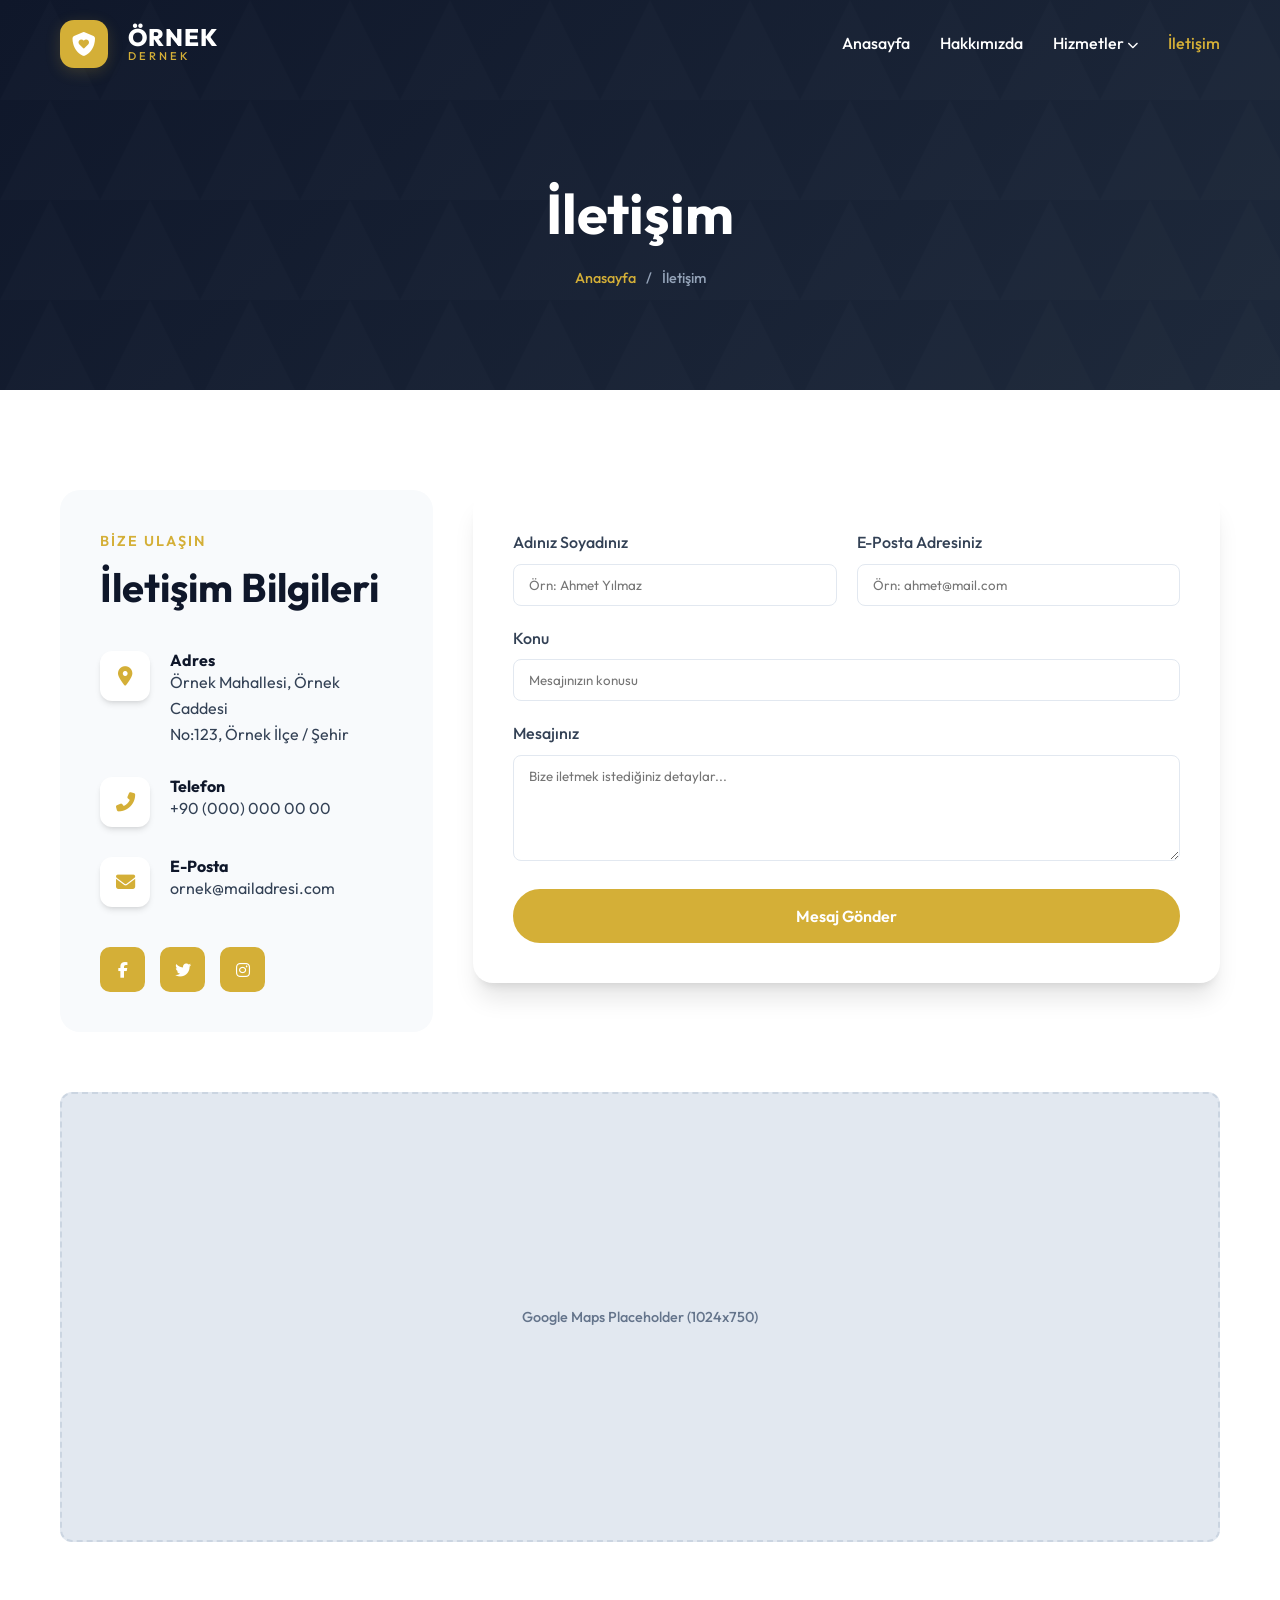
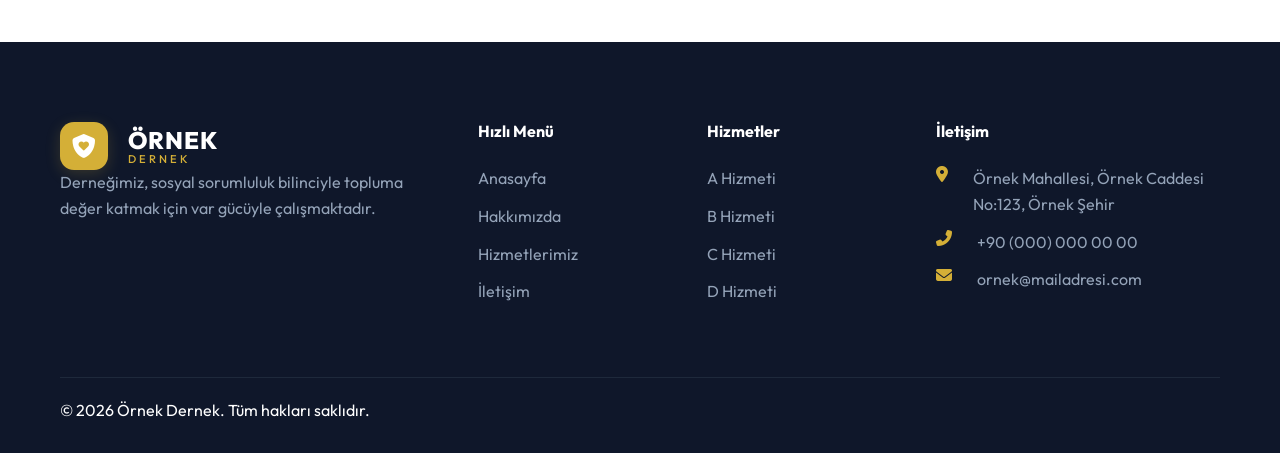
<file: iletisim.html>
<!DOCTYPE html>
<html lang="tr">
<head>
    <meta charset="UTF-8">
    <meta name="viewport" content="width=device-width, initial-scale=1.0">
    <title>İletişim | Örnek Vakıf</title>
    <!-- Google Fonts -->
    <link rel="preconnect" href="https://fonts.googleapis.com">
    <link rel="preconnect" href="https://fonts.gstatic.com" crossorigin>
    <link href="https://fonts.googleapis.com/css2?family=Outfit:wght@300;400;500;600;700;800&display=swap" rel="stylesheet">
    <!-- Font Awesome -->
    <link rel="stylesheet" href="https://cdnjs.cloudflare.com/ajax/libs/font-awesome/6.4.0/css/all.min.css">
    <link rel="stylesheet" href="style.css">
    <style>
        .contact-grid {
            display: grid;
            grid-template-columns: 1fr 2fr;
            gap: 40px;
        }

        .contact-info-card {
            background: var(--bg-soft);
            padding: 40px;
            border-radius: 20px;
        }

        .contact-item {
            display: flex;
            gap: 20px;
            margin-bottom: 30px;
        }

        .contact-item .icon {
            width: 50px;
            height: 50px;
            background: var(--white);
            border-radius: 12px;
            display: flex;
            align-items: center;
            justify-content: center;
            color: var(--accent);
            font-size: 1.2rem;
            flex-shrink: 0;
            box-shadow: var(--shadow);
        }

        .contact-form-card {
            background: var(--white);
            padding: 40px;
            border-radius: 20px;
            box-shadow: var(--shadow-lg);
        }

        .form-group {
            margin-bottom: 20px;
        }

        .form-group label {
            display: block;
            margin-bottom: 8px;
            font-weight: 500;
        }

        .form-group input, .form-group textarea {
            width: 100%;
            padding: 12px 15px;
            border: 1px solid #e2e8f0;
            border-radius: 8px;
            font-family: inherit;
            transition: var(--transition);
        }

        .form-group input:focus, .form-group textarea:focus {
            outline: none;
            border-color: var(--accent);
            box-shadow: 0 0 0 3px rgba(212, 175, 55, 0.1);
        }

        @media (max-width: 992px) {
            .contact-grid {
                grid-template-columns: 1fr;
            }
        }
    </style>
</head>
<body>

    <!-- Header / Navbar -->
    <header id="main-header" class="scrolled">
        <div class="container">
            <nav>
                <a href="index.html" class="logo">
                    <div class="logo-icon"><i class="fas fa-shield-heart"></i></div>
                    <div class="logo-text">
                        <span class="logo-title">ÖRNEK</span>
                        <span class="logo-subtitle">DERNEK</span>
                    </div>
                </a>

                <ul class="nav-links">
                    <li class="nav-item"><a href="index.html" class="nav-link">Anasayfa</a></li>
                    <li class="nav-item"><a href="hakkimizda.html" class="nav-link">Hakkımızda</a></li>
                    <li class="nav-item">
                        <a href="hizmetler.html" class="nav-link">Hizmetler <i class="fas fa-chevron-down" style="font-size: 0.7rem;"></i></a>
                        <div class="dropdown">
                            <a href="hizmet-detay.html" class="dropdown-link">A Hizmeti</a>
                            <a href="hizmet-detay.html" class="dropdown-link">B Hizmeti</a>
                            <a href="hizmet-detay.html" class="dropdown-link">C Hizmeti</a>
                            <a href="hizmet-detay.html" class="dropdown-link">D Hizmeti</a>
                        </div>
                    </li>
                    <li class="nav-item"><a href="iletisim.html" class="nav-link active" style="color: var(--accent);">İletişim</a></li>
                </ul>

                <div class="mobile-toggle">
                    <i class="fas fa-bars"></i>
                </div>
            </nav>
        </div>
    </header>

    <!-- Page Header Section -->
    <section class="page-header-section">
        <div class="container page-header-content">
            <h1>İletişim</h1>
            <div class="breadcrumb">
                <a href="index.html">Anasayfa</a>
                <span>/</span>
                <span>İletişim</span>
            </div>
        </div>
    </section>

    <!-- Contact Form & Info -->
    <section class="section">
        <div class="container">
            <div class="contact-grid">
                <div class="contact-info">
                    <div class="contact-info-card">
                        <div class="section-header" style="text-align: left; margin-bottom: 40px;">
                            <span>Bize Ulaşın</span>
                            <h2>İletişim Bilgileri</h2>
                        </div>

                        <div class="contact-item">
                            <div class="icon"><i class="fas fa-map-marker-alt"></i></div>
                            <div class="text">
                                <h4>Adres</h4>
                                <p>Örnek Mahallesi, Örnek Caddesi <br>No:123, Örnek İlçe / Şehir</p>
                            </div>
                        </div>

                        <div class="contact-item">
                            <div class="icon"><i class="fas fa-phone-alt"></i></div>
                            <div class="text">
                                <h4>Telefon</h4>
                                <p>+90 (000) 000 00 00</p>
                            </div>
                        </div>

                        <div class="contact-item">
                            <div class="icon"><i class="fas fa-envelope"></i></div>
                            <div class="text">
                                <h4>E-Posta</h4>
                                <p>ornek@mailadresi.com</p>
                            </div>
                        </div>

                        <div class="social-links" style="display: flex; gap: 15px; margin-top: 40px;">
                            <a href="#" class="btn btn-primary" style="width: 45px; height: 45px; padding: 0; display: flex; align-items: center; justify-content: center; border-radius: 10px;"><i class="fab fa-facebook-f"></i></a>
                            <a href="#" class="btn btn-primary" style="width: 45px; height: 45px; padding: 0; display: flex; align-items: center; justify-content: center; border-radius: 10px;"><i class="fab fa-twitter"></i></a>
                            <a href="#" class="btn btn-primary" style="width: 45px; height: 45px; padding: 0; display: flex; align-items: center; justify-content: center; border-radius: 10px;"><i class="fab fa-instagram"></i></a>
                        </div>
                    </div>
                </div>

                <div class="contact-form">
                    <div class="contact-form-card">
                        <form action="#">
                            <div style="display: grid; grid-template-columns: 1fr 1fr; gap: 20px;">
                                <div class="form-group">
                                    <label>Adınız Soyadınız</label>
                                    <input type="text" placeholder="Örn: Ahmet Yılmaz" required>
                                </div>
                                <div class="form-group">
                                    <label>E-Posta Adresiniz</label>
                                    <input type="email" placeholder="Örn: ahmet@mail.com" required>
                                </div>
                            </div>
                            <div class="form-group">
                                <label>Konu</label>
                                <input type="text" placeholder="Mesajınızın konusu" required>
                            </div>
                            <div class="form-group">
                                <label>Mesajınız</label>
                                <textarea rows="5" placeholder="Bize iletmek istediğiniz detaylar..." required></textarea>
                            </div>
                            <button type="submit" class="btn btn-primary" style="width: 100%;">Mesaj Gönder</button>
                        </form>
                    </div>
                </div>
            </div>

            <!-- Map Placeholder -->
            <div style="margin-top: 60px;">
                <div class="img-placeholder" data-label="Google Maps Placeholder (1024x750)" style="height: 450px;"></div>
            </div>
        </div>
    </section>

    <!-- Footer -->
    <footer>
        <div class="container">
            <div class="footer-grid">
                <div class="footer-info">
                    <a href="index.html" class="logo" style="color: white">
                        <div class="logo-icon"><i class="fas fa-shield-heart"></i></div>
                        <div class="logo-text">
                            <span class="logo-title">ÖRNEK</span>
                            <span class="logo-subtitle">DERNEK</span>
                        </div>
                    </a>
                    <p class="footer-desc">Derneğimiz, sosyal sorumluluk bilinciyle topluma değer katmak için var gücüyle çalışmaktadır.</p>
                </div>
                <div class="footer-links">
                    <h4>Hızlı Menü</h4>
                    <ul>
                        <li><a href="index.html">Anasayfa</a></li>
                        <li><a href="hakkimizda.html">Hakkımızda</a></li>
                        <li><a href="hizmetler.html">Hizmetlerimiz</a></li>
                        <li><a href="iletisim.html">İletişim</a></li>
                    </ul>
                </div>
                <div class="footer-links">
                    <h4>Hizmetler</h4>
                    <ul>
                        <li><a href="hizmet-detay.html">A Hizmeti</a></li>
                        <li><a href="hizmet-detay.html">B Hizmeti</a></li>
                        <li><a href="hizmet-detay.html">C Hizmeti</a></li>
                        <li><a href="hizmet-detay.html">D Hizmeti</a></li>
                    </ul>
                </div>
                <div class="footer-links">
                    <h4>İletişim</h4>
                    <ul class="footer-contact">
                        <li><i class="fas fa-map-marker-alt" style="color: var(--accent); margin-right: 10px;"></i><span>Örnek Mahallesi, Örnek Caddesi No:123, Örnek Şehir</span></li>
                        <li><i class="fas fa-phone-alt" style="color: var(--accent); margin-right: 10px;"></i><span>+90 (000) 000 00 00</span></li>
                        <li><i class="fas fa-envelope" style="color: var(--accent); margin-right: 10px;"></i><span>ornek@mailadresi.com</span></li>
                    </ul>
                </div>
            </div>
            <div class="copyright" style="border-top: 1px solid #1e293b; margin-top: 40px; padding-top: 20px;">
                <p>&copy; 2026 Örnek Dernek. Tüm hakları saklıdır.</p>
            </div>
        </div>
    </footer>

    <script src="script.js"></script>
</body>
</html>
</file>
<file: style.css>
* {
    margin: 0;
    padding: 0;
    box-sizing: border-box !important;
}

html, body {
    max-width: 100%;
    overflow-x: hidden;
    position: relative;
    width: 100%;
    margin: 0;
    padding: 0;
    box-sizing: border-box;
}
:root {
    --primary: #0f172a;
    --primary-light: #1e293b;
    --accent: #d4af37;
    /* Gold */
    --accent-hover: #b8860b;
    --text-main: #334155;
    --text-light: #64748b;
    --white: #ffffff;
    --bg-soft: #f8fafc;
    --transition: all 0.3s cubic-bezier(0.4, 0, 0.2, 1);
    --shadow: 0 4px 6px -1px rgb(0 0 0 / 0.1), 0 2px 4px -2px rgb(0 0 0 / 0.1);
    --shadow-lg: 0 20px 25px -5px rgb(0 0 0 / 0.1), 0 8px 10px -6px rgb(0 0 0 / 0.1);
    --container: 1200px;
}

* {
    font-family: 'Outfit', sans-serif;
}

::before,
::after {
    box-sizing: border-box;
}

img,
video,
svg,
canvas,
iframe {
    max-width: 100% !important;
    height: auto !important;
}


section {
    max-width: 100% !important;
}

body {
    font-family: 'Outfit', sans-serif;
    color: var(--text-main);
    line-height: 1.6;
    background-color: var(--white);
    overflow-wrap: break-word;
    word-wrap: break-word;
    word-break: normal;
}

/* Typography */
h1,
h2,
h3,
h4 {
    font-weight: 700;
    color: var(--primary);
    line-height: 1.2;
    display: block;
    width: 100%;
    overflow-wrap: break-word;
    word-wrap: break-word;
    word-break: break-word;
}

p, span, a {
    overflow-wrap: break-word;
    word-wrap: break-word;
}

a {
    text-decoration: none;
    color: inherit;
    transition: var(--transition);
}

ul {
    list-style: none;
    padding: 0;
    margin: 0;
}

.container {
    width: 100%;
    max-width: var(--container);
    margin-right: auto;
    margin-left: auto;
    padding-right: 20px;
    padding-left: 20px;
}

/* Header & Navigation */
header {
    position: fixed;
    top: 0;
    left: 0;
    width: 100% !important;
    z-index: 1000;
    background: transparent;
    transition: var(--transition);
    padding: 20px 0;
}

header.scrolled,
header.mobile-active {
    background: rgba(255, 255, 255, 0.95);
    backdrop-filter: blur(10px);
    padding: 10px 0;
    box-shadow: var(--shadow);
}

nav {
    display: flex;
    justify-content: space-between;
    align-items: center;
}

.logo {
    display: flex;
    align-items: center;
    gap: 20px;
    flex-shrink: 0;
}

.logo-icon {
    width: 48px;
    height: 48px;
    background: var(--accent);
    color: var(--white);
    display: flex;
    align-items: center;
    justify-content: center;
    border-radius: 14px;
    font-size: 1.5rem;
    transition: var(--transition);
    box-shadow: 0 4px 15px rgba(212, 175, 55, 0.2);
}

.logo-text {
    display: flex;
    flex-direction: column;
    text-transform: uppercase;
    line-height: 1;
}

.logo-title {
    font-size: 1.5rem;
    font-weight: 800;
    color: var(--white);
    letter-spacing: 1px;
}

.logo-subtitle {
    font-size: 0.7rem;
    font-weight: 500;
    color: var(--accent);
    letter-spacing: 3px;
    margin-top: 2px;
}

header.scrolled .logo-title,
header.mobile-active .logo-title {
    color: var(--primary);
}

header.scrolled .logo-icon,
header.mobile-active .logo-icon {
    background: var(--primary);
    box-shadow: var(--shadow);
}

.nav-links {
    display: flex;
    gap: 30px;
    align-items: center;
}

.nav-item {
    position: relative;
}

.nav-link {
    font-weight: 500;
    color: var(--white);
    font-size: 1rem;
    padding: 10px 0;
}

header.scrolled .nav-link,
header.mobile-active .nav-link {
    color: var(--primary);
}

.nav-link:hover,
header.scrolled .nav-link:hover {
    color: var(--accent);
}

/* Dropdown */
.dropdown {
    position: absolute;
    top: 100%;
    left: 0;
    background: var(--white);
    min-width: 180px;
    box-shadow: var(--shadow-lg);
    border-radius: 8px;
    opacity: 0;
    visibility: hidden;
    transform: translateY(10px);
    transition: var(--transition);
    padding: 8px 0;
    border-top: 3px solid var(--accent);
}

.nav-item:hover .dropdown {
    opacity: 1;
    visibility: visible;
    transform: translateY(0);
}

.dropdown-link {
    display: block;
    padding: 8px 20px;
    font-size: 0.9rem;
    font-weight: 500;
    color: var(--text-main);
}

.dropdown-link:hover {
    background: var(--bg-soft);
    color: var(--accent);
    padding-left: 30px;
}

/* Hero Section */
.hero {
    height: 100vh;
    display: flex;
    align-items: center;
    background: linear-gradient(rgba(15, 23, 42, 0.8), rgba(15, 23, 42, 0.8)), url('data:image/svg+xml,<svg xmlns="http://www.w3.org/2000/svg" width="100" height="100" viewBox="0 0 100 100"><rect width="100" height="100" fill="%230f172a"/></svg>');
    background-size: cover;
    background-position: center;
    color: var(--white);
    text-align: center;
    padding-top: 80px;
}

.hero-content {
    max-width: 800px;
    width: 100%;
    padding: 0 20px;
    margin: 0 auto;
    animation: fadeInUp 1s ease;
}

.hero h1 {
    font-size: 4rem;
    color: var(--white);
    margin-bottom: 20px;
    line-height: 1.1;
}

.hero p {
    font-size: 1.2rem;
    margin-bottom: 35px;
    color: #cbd5e1;
}

.btn {
    display: inline-block;
    padding: 15px 35px;
    border-radius: 50px;
    font-weight: 600;
    font-size: 1rem;
    cursor: pointer;
    transition: var(--transition);
}

.btn-primary {
    background: var(--accent);
    color: var(--white);
    border: 2px solid var(--accent);
}

.btn-primary:hover {
    background: transparent;
    color: var(--accent);
    transform: translateY(-3px);
}

.btn-outline {
    background: transparent;
    color: var(--white);
    border: 2px solid var(--white);
    margin-left: 15px;
}

.btn-outline:hover {
    background: var(--white);
    color: var(--primary);
}

/* Placeholder Styling */
.img-placeholder {
    width: 100%;
    max-width: 100%;
    background: #e2e8f0;
    display: flex;
    align-items: center;
    justify-content: center;
    color: var(--text-light);
    font-weight: 500;
    border-radius: 12px;
    position: relative;
    overflow: hidden;
    aspect-ratio: 16/9;
    border: 2px dashed #cbd5e1;
}

.img-placeholder::after {
    content: attr(data-label);
    font-size: 0.9rem;
    white-space: normal;
    text-align: center;
    padding: 20px;
}

/* Sections */
.section {
    padding: 100px 0;
}

.section-header {
    text-align: center;
    max-width: 700px;
    margin: 0 auto 60px;
}

.section-header span {
    color: var(--accent);
    text-transform: uppercase;
    letter-spacing: 2px;
    font-weight: 600;
    font-size: 0.9rem;
    display: block;
    margin-bottom: 10px;
}

.section-header h2 {
    font-size: clamp(1.8rem, 5vw, 2.5rem);
    margin-bottom: 20px;
}

/* Services Grid */
.services-grid {
    display: grid;
    grid-template-columns: repeat(auto-fit, minmax(300px, 1fr));
    gap: 30px;
}

.service-card {
    background: var(--white);
    padding: 40px;
    border-radius: 20px;
    box-shadow: var(--shadow);
    transition: var(--transition);
    border: 1px solid #f1f5f9;
}

.service-card:hover {
    transform: translateY(-10px);
    box-shadow: var(--shadow-lg);
    border-color: var(--accent);
}

.service-icon {
    width: 60px;
    height: 60px;
    background: var(--bg-soft);
    border-radius: 15px;
    display: flex;
    align-items: center;
    justify-content: center;
    margin-bottom: 25px;
    color: var(--accent);
    font-size: 1.5rem;
}

.service-card h3 {
    margin-bottom: 15px;
}

.service-card p {
    color: var(--text-light);
    font-size: 0.95rem;
}

/* About Section */
.about-split {
    display: grid;
    grid-template-columns: 1fr 1fr;
    gap: 80px;
    align-items: center;
}

.about-image-wrapper {
    position: relative;
    padding: 20px;
}

.about-image-wrapper::before {
    content: '';
    position: absolute;
    top: 0;
    right: 0;
    width: 60%;
    height: 60%;
    background: var(--accent);
    opacity: 0.1;
    border-radius: 30px;
    z-index: -1;
}

.about-image-wrapper .img-placeholder {
    box-shadow: var(--shadow-lg);
    border: none;
    border-radius: 30px;
}

.about-text span {
    color: var(--accent);
    text-transform: uppercase;
    letter-spacing: 2px;
    font-weight: 600;
    font-size: 0.9rem;
    display: block;
    margin-bottom: 15px;
}

.about-text h2 {
    font-size: clamp(1.8rem, 8vw, 3rem);
    margin-bottom: 25px;
    color: var(--primary);
}

.about-text p {
    color: var(--text-light);
    margin-bottom: 30px;
    font-size: 1.1rem;
}

.feature-item {
    display: flex;
    gap: 20px;
    margin-bottom: 25px;
    background: var(--white);
    padding: 20px;
    border-radius: 15px;
    transition: var(--transition);
    border: 1px solid transparent;
}

.feature-item:hover {
    border-color: rgba(212, 175, 55, 0.3);
    transform: translateX(10px);
    box-shadow: var(--shadow);
}

.feature-item i {
    width: 50px;
    height: 50px;
    background: rgba(212, 175, 55, 0.1);
    color: var(--accent);
    display: flex;
    align-items: center;
    justify-content: center;
    border-radius: 12px;
    font-size: 1.2rem;
    flex-shrink: 0;
}

.feature-content h4 {
    margin-bottom: 5px;
    color: var(--primary);
}

.feature-content p {
    margin-bottom: 0;
    font-size: 0.9rem;
    color: var(--text-light);
}

/* Footer */
footer {
    background: var(--primary);
    color: var(--white);
    padding: 80px 0 30px;
}

.footer-grid {
    display: grid;
    grid-template-columns: 2fr 1fr 1fr 1.5fr;
    gap: 40px;
    margin-bottom: 60px;
}

.footer-logo {
    color: var(--white);
    font-size: 2rem;
    margin-bottom: 20px;
}

.footer-desc {
    color: #94a3b8;
    margin-bottom: 25px;
}

.footer-links h4 {
    color: var(--white);
    margin-bottom: 25px;
}

.footer-links ul li {
    margin-bottom: 12px;
}

.footer-links ul li a {
    color: #94a3b8;
}

.footer-links ul li a:hover {
    color: var(--accent);
    padding-left: 5px;
}

.footer-contact li {
    display: flex;
    gap: 15px;
    margin-bottom: 20px;
    color: #94a3b8;
}

.footer-contact li i {
    color: var(--accent);
}

.content-box {
    background: var(--bg-soft);
    padding: 40px;
    border-radius: 20px;
    margin-bottom: 40px;
}

/* Page Header Section */
.page-header-section {
    background: linear-gradient(135deg, var(--primary) 0%, var(--primary-light) 100%);
    padding: 180px 0 100px;
    color: var(--white);
    text-align: center;
    position: relative;
    overflow: hidden;
}

.page-header-section::before {
    content: '';
    position: absolute;
    top: 0;
    left: 0;
    width: 100%;
    height: 100%;
    background: url('data:image/svg+xml,<svg xmlns="http://www.w3.org/2000/svg" width="100" height="100" viewBox="0 0 100 100"><rect width="100" height="100" fill="none"/><path d="M0 100 L50 0 L100 100 Z" fill="rgba(255,255,255,0.03)"/></svg>');
    opacity: 0.4;
}

.page-header-section h1 {
    font-size: 3.5rem;
    color: var(--white);
    margin-bottom: 20px;
}

.breadcrumb {
    display: flex;
    justify-content: center;
    flex-wrap: wrap;
    gap: 10px;
    font-size: 0.9rem;
    color: #94a3b8;
    font-weight: 500;
}

.breadcrumb a {
    color: var(--accent);
}

.breadcrumb span {
    color: #94a3b8;
}

.page-header-content {
    position: relative;
    z-index: 2;
}

/* Detail Page Layout */
.detail-layout {
    display: grid;
    grid-template-columns: 2fr 1fr;
    gap: 60px;
}

.service-detail-item {
    display: grid;
    grid-template-columns: 1fr 1fr;
    gap: 60px;
    align-items: center;
    margin-bottom: 80px;
}

.inner-grid-2 {
    display: grid;
    grid-template-columns: repeat(2, 1fr);
    gap: 20px;
}

@media (max-width: 992px) {
    .detail-layout,
    .service-detail-item,
    .inner-grid-2 {
        grid-template-columns: 1fr !important;
        gap: 30px !important;
    }

    .service-detail-item .service-img,
    .service-detail-item .service-text {
        order: initial !important;
    }

    .service-img .img-placeholder {
        height: 300px !important;
    }
}

/* Animations */
@keyframes fadeInUp {
    from {
        opacity: 0;
        transform: translateY(30px);
    }

    to {
        opacity: 1;
        transform: translateY(0);
    }
}

/* Mobile Menu */
.mobile-toggle {
    display: none;
    font-size: 1.5rem;
    cursor: pointer;
    color: var(--white);
}

header.scrolled .mobile-toggle {
    color: var(--primary);
}

@media (max-width: 992px) {

    h1, .hero h1 {
        font-size: 2.2rem;
    }

    h2, .about-text h2 {
        font-size: 1.8rem;
    }

    /* Header & Navigation */
    .mobile-toggle {
        display: block;
        color: var(--white);
    }

    header.scrolled .mobile-toggle {
        color: var(--primary);
    }

    .nav-links {
        display: none;
        position: fixed;
        top: 60px; /* Perfectly aligned with mobile header height */
        left: 0;
        right: 0;
        width: 100%;
        height: auto;
        max-height: calc(100vh - 60px);
        background: var(--white);
        flex-direction: column;
        padding: 30px 0;
        box-shadow: var(--shadow-lg);
        text-align: center;
        gap: 15px;
        z-index: 999;
        overflow-y: auto;
        border-top: 1px solid #f1f5f9;
        border-bottom: 3px solid var(--accent);
    }

    .nav-links.active {
        display: flex;
    }

    .nav-link {
        color: var(--primary) !important;
        font-size: 1.1rem;
        padding: 10px 0;
    }

    .dropdown {
        position: static;
        opacity: 1;
        visibility: visible;
        display: none;
        /* Controlled by JS or toggled */
        box-shadow: none;
        background: var(--bg-soft);
        transform: none;
    }

    /* Grids & Layouts */
    .about-split,
    .features-grid,
    .footer-grid,
    .contact-grid,
    .services-grid,
    .services-grid-wrapper,
    .detail-layout,
    .service-detail-item {
        grid-template-columns: 1fr !important;
        gap: 30px !important;
        width: 100% !important;
        max-width: 100% !important;
        min-width: 0 !important;
    }

    .about-split > *,
    .features-grid > *,
    .footer-grid > *,
    .contact-grid > *,
    .services-grid > *,
    .services-grid-wrapper > *,
    .detail-layout > *,
    .service-detail-item > * {
        min-width: 0 !important;
        width: 100% !important;
        max-width: 100% !important;
        box-sizing: border-box !important;
    }

    .about-image-wrapper {
        order: -1; 
        margin-bottom: 20px;
    }

    .container {
        padding: 0 20px;
        width: 100% !important;
        max-width: 100% !important;
        overflow-x: hidden;
    }

    section {
        overflow-x: hidden;
    }

    .page-header-section h1 {
        font-size: 2.2rem;
    }

    .footer-grid {
        grid-template-columns: 1fr;
        gap: 40px;
        text-align: center;
    }

    .footer-info .logo,
    .footer-info .social-links {
        justify-content: center;
    }

    .footer-contact li {
        justify-content: center;
        text-align: left; /* Keep text left-aligned relative to icon but centered as a block */
    }

    header,
    header.scrolled,
    header.mobile-active {
        padding: 10px 0 !important;
        height: 60px !important;
        display: flex;
        align-items: center;
    }

    .logo-icon {
        width: 36px !important;
        height: 36px !important;
        font-size: 1.1rem !important;
    }

    .section {
        padding: 60px 0;
    }

    .page-header-section {
        padding: 120px 0 60px !important;
    }

    .page-header-section h1 {
        font-size: 2rem !important;
    }

    .detail-layout {
        grid-template-columns: 1fr !important;
        gap: 40px !important;
    }

    .content-box {
        padding: 30px 20px !important;
        margin-bottom: 30px !important;
    }

    .detail-main h2,
    .service-text h2,
    h2 {
        margin-bottom: 20px !important;
        font-size: 1.6rem !important;
        line-height: 1.3 !important;
        word-break: break-word;
    }

    .detail-main p,
    .service-text p,
    .detail-main span,
    .service-text span {
        font-size: 1rem !important;
        margin-bottom: 20px !important;
        word-break: break-word;
        display: block;
    }

    /* Fixed cards in sidebar and main */
    .content-box,
    .detail-sidebar > div {
        padding: 25px 20px !important;
        margin-left: 0 !important;
        margin-right: 0 !important;
        width: 100% !important;
        max-width: 100% !important;
        box-sizing: border-box !important;
    }
}

@media (max-width: 576px) {
    .container {
        padding-right: 15px;
        padding-left: 15px;
        width: 100% !important;
        max-width: 100% !important;
    }

    section {
        overflow-x: hidden;
        width: 100%;
    }

    .logo {
        gap: 8px;
    }

    .logo-icon {
        width: 40px;
        height: 40px;
        font-size: 1.2rem;
    }

    .stats-container {
        padding: 40px 15px;
    }

    .hero h1 {
        font-size: 1.8rem;
        margin-bottom: 25px;
    }

    .hero p {
        font-size: 1rem;
        margin-bottom: 35px;
        line-height: 1.6;
        padding: 0 10px;
    }

    .about-text h2 {
        font-size: 1.6rem;
    }

    .stats-container {
        grid-template-columns: 1fr;
        padding: 30px 20px;
    }

    .stat-item {
        border-bottom: 1px solid #f1f5f9;
        padding: 15px 0;
    }

    .stat-item:last-child {
        border-bottom: none;
    }

    .hero-btns {
        display: flex;
        flex-direction: column;
        align-items: center;
        gap: 20px;
        padding: 0 10px;
    }

    .btn {
        width: 100%;
        margin: 0 !important;
    }
}

/* Stats Section */
.stats-section {
    background: var(--white);
    padding: 80px 0;
    position: relative;
    z-index: 10;
    margin-bottom: -50px;
    /* Overlap effect for premium feel */
}

.stats-container {
    background: var(--white);
    box-shadow: var(--shadow-lg);
    border-radius: 20px;
    padding: 60px 40px;
    display: grid;
    grid-template-columns: repeat(4, 1fr);
    gap: 30px;
    border: 1px solid #f1f5f9;
}

.stat-item {
    text-align: center;
    padding: 20px;
    border-right: 1px solid #f1f5f9;
}

@media (max-width: 992px) {
    .about-img {
        height: 300px;
    }

    .img-placeholder {
        height: 250px !important;
    }

    header.mobile-active {
        background: var(--white) !important;
        box-shadow: var(--shadow);
    }

    header.mobile-active .logo-title,
    header.mobile-active .mobile-toggle {
        color: var(--primary) !important;
    }

    body.menu-open {
        overflow: hidden !important;
    }
}

.stat-item:last-child {
    border-right: none;
}

.stat-item i {
    font-size: 2.5rem;
    color: var(--accent);
    margin-bottom: 20px;
}

.stat-item h2 {
    font-size: 2.8rem;
    margin-bottom: 5px;
    color: var(--primary);
}

.stat-item p {
    color: var(--text-light);
    font-weight: 500;
    text-transform: uppercase;
    letter-spacing: 1px;
    font-size: 0.8rem;
}

@media (max-width: 992px) {
    .stats-container {
        grid-template-columns: repeat(2, 1fr);
    }

    .stat-item {
        border-right: none;
    }

    .stat-item:nth-child(odd) {
        border-right: 1px solid #f1f5f9;
    }
}

@media (max-width: 576px) {
    .stats-container {
        grid-template-columns: 1fr;
    }

    .stat-item {
        border-right: none !important;
        border-bottom: 1px solid #f1f5f9;
    }

    .stat-item:last-child {
        border-bottom: none;
    }
}


@media (max-width: 992px) {
    .detail-layout {
        grid-template-columns: 1fr !important;
    }
}
</file>
